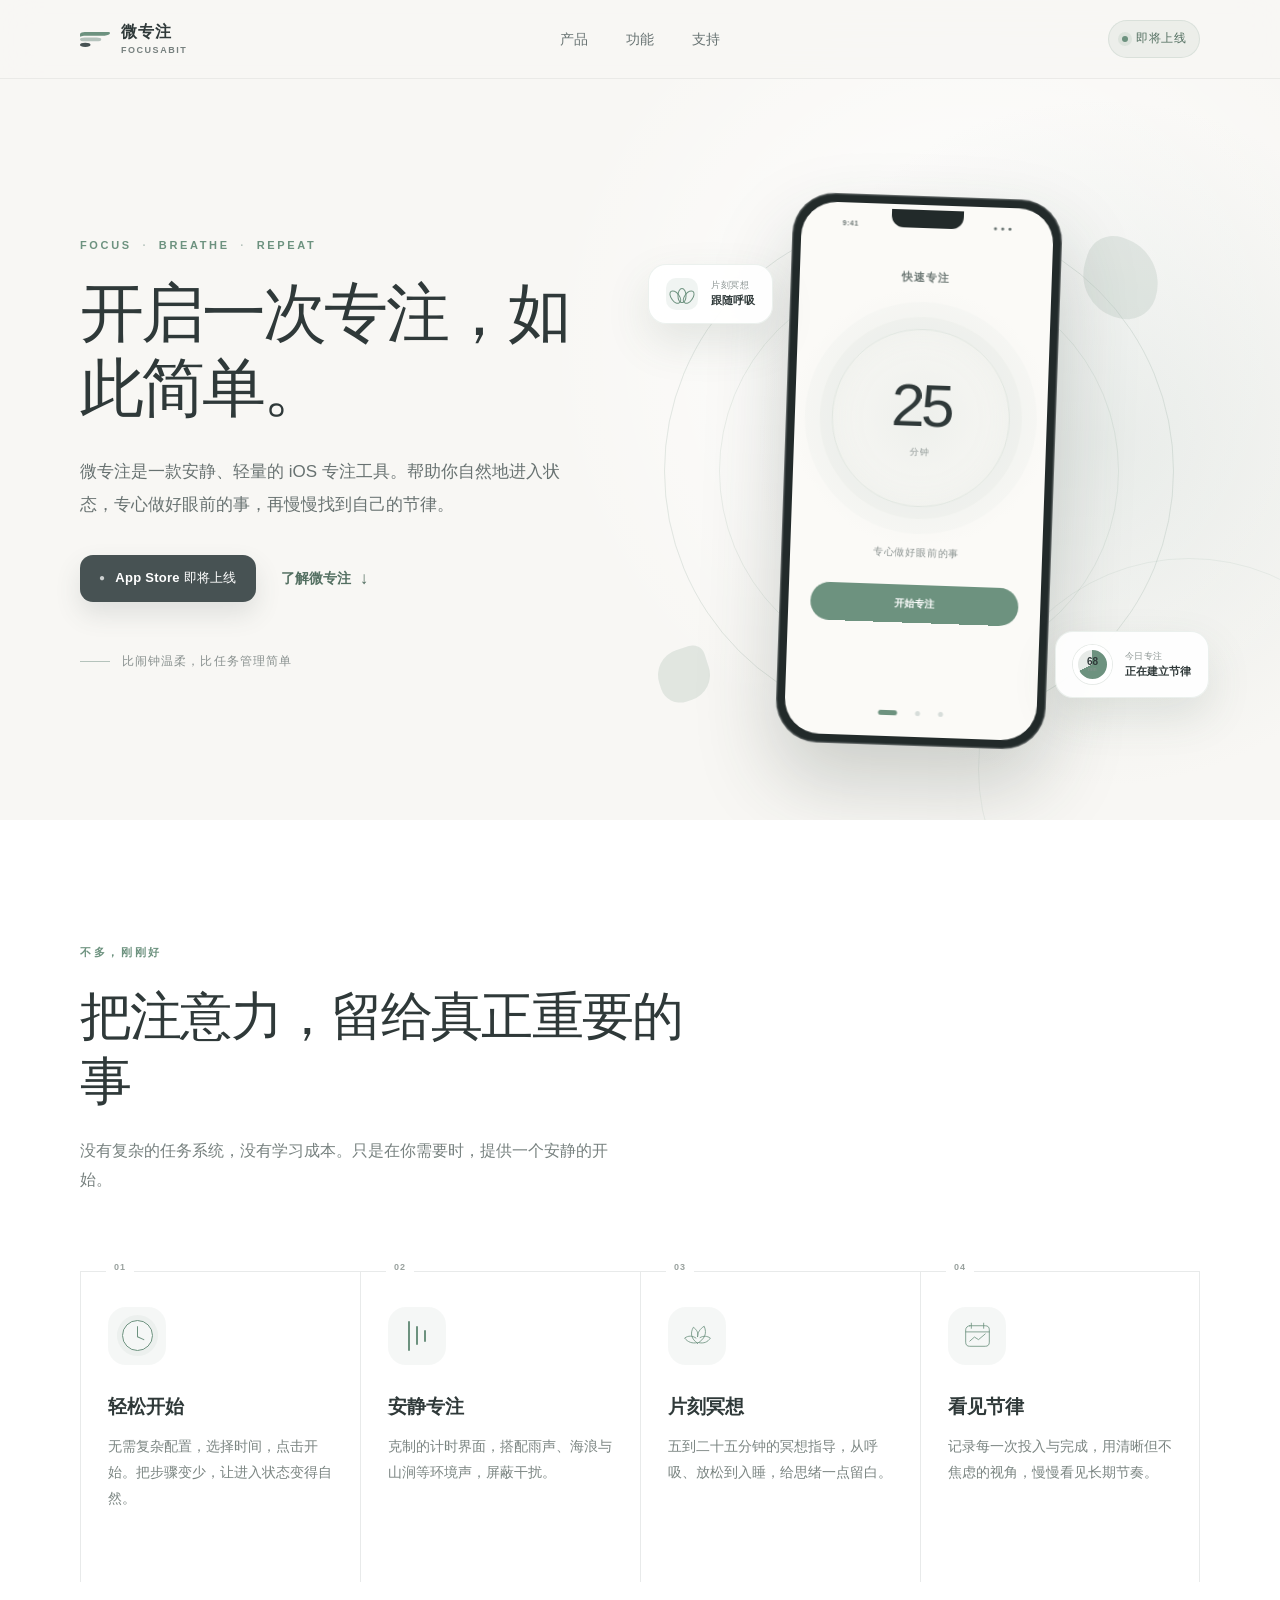
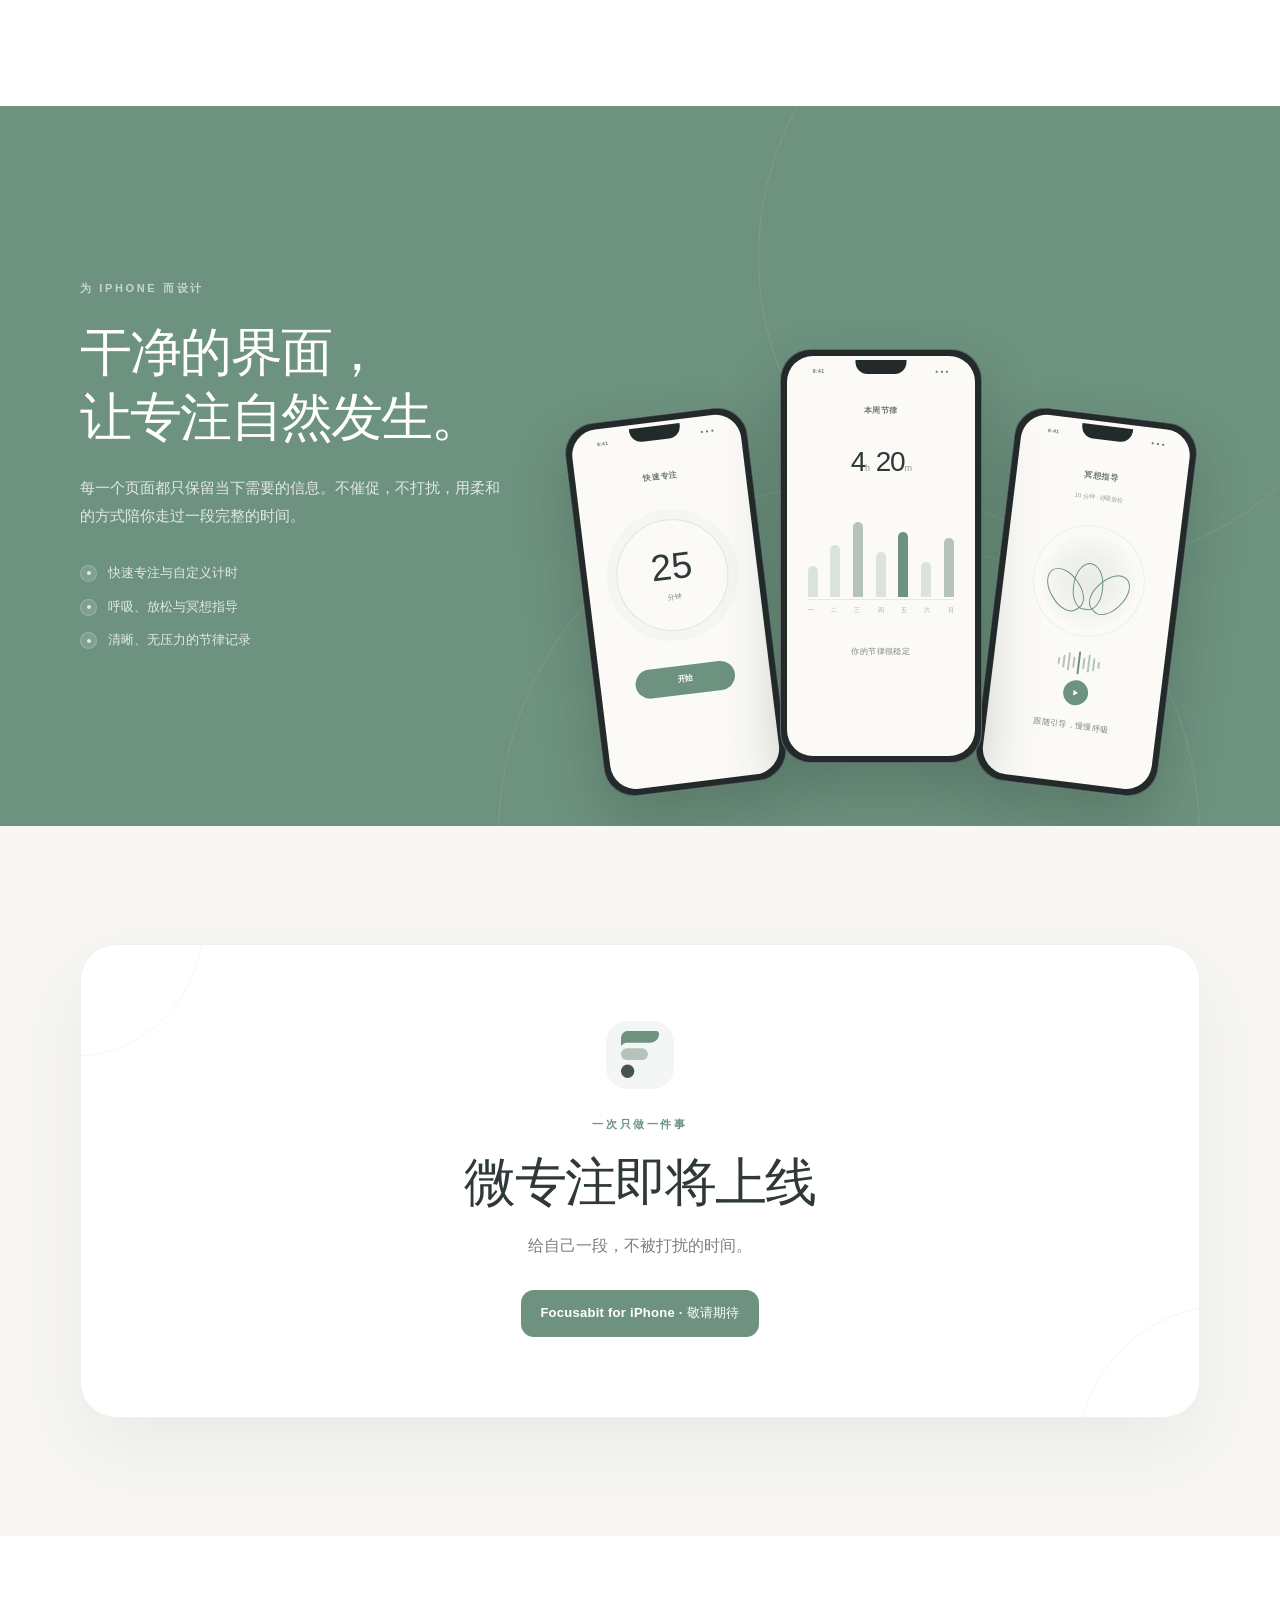
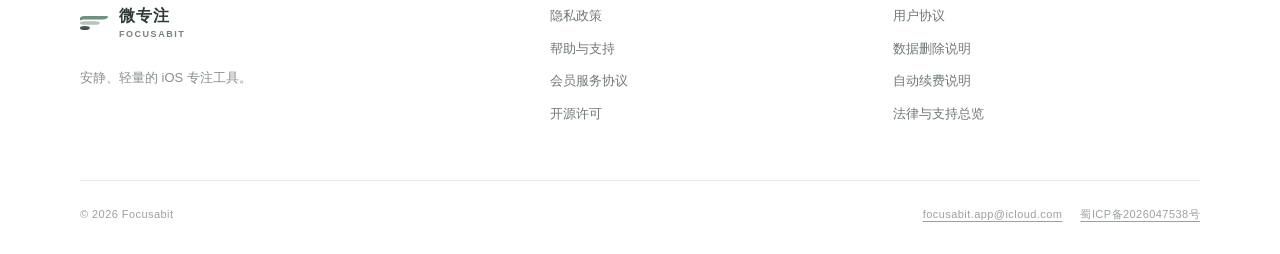
<file: index.html>
<!doctype html>
<html lang="zh-CN">
<head>
  <meta charset="utf-8">
  <meta name="viewport" content="width=device-width, initial-scale=1">
  <meta name="description" content="微专注 Focusabit 是一款安静、轻量的 iOS 专注工具，帮助你自然地进入状态，专心做好眼前的事。">
  <meta name="theme-color" content="#f8f7f4">
  <meta property="og:title" content="微专注 Focusabit｜开启一次专注，如此简单">
  <meta property="og:description" content="比闹钟温柔，比任务管理简单的 iOS 专注工具。">
  <meta property="og:site_name" content="微专注 Focusabit">
  <meta property="og:type" content="website">
  <link rel="canonical" href="https://focusabit.github.io/focusabit-legal/">
  <link rel="icon" href="assets/focusabit-logo.svg" type="image/svg+xml">
  <link rel="apple-touch-icon" href="assets/apple-touch-icon.png">
  <link rel="stylesheet" href="site.css?v=20260826">
  <title>微专注 Focusabit｜开启一次专注，如此简单</title>
</head>
<body>
  <header class="site-header">
    <div class="container header-inner">
      <a class="brand" href="index.html" aria-label="微专注 Focusabit 官网首页">
        <img src="assets/focusabit-logo.svg" alt="" width="30" height="37">
        <span class="brand-copy">
          <strong>微专注</strong>
          <span>Focusabit</span>
        </span>
      </a>
      <nav class="main-nav" aria-label="主要导航">
        <a href="#product">产品</a>
        <a href="#features">功能</a>
        <a href="support.html">支持</a>
      </nav>
      <span class="header-status"><span aria-hidden="true"></span>即将上线</span>
    </div>
  </header>

  <main>
    <section class="hero" aria-labelledby="hero-title">
      <div class="container hero-grid">
        <div class="hero-copy">
          <p class="eyebrow">FOCUS <span>·</span> BREATHE <span>·</span> REPEAT</p>
          <h1 id="hero-title">开启一次专注，如此简单。</h1>
          <p class="hero-intro">微专注是一款安静、轻量的 iOS 专注工具。帮助你自然地进入状态，专心做好眼前的事，再慢慢找到自己的节律。</p>
          <div class="hero-actions">
            <span class="launch-pill"><span class="apple-mark" aria-hidden="true">●</span>App Store 即将上线</span>
            <a class="text-link" href="#features">了解微专注 <span aria-hidden="true">↓</span></a>
          </div>
          <p class="brand-note"><span></span>比闹钟温柔，比任务管理简单</p>
        </div>

        <div class="hero-visual" aria-label="微专注产品界面预览">
          <div class="orbit orbit-one" aria-hidden="true"></div>
          <div class="orbit orbit-two" aria-hidden="true"></div>
          <div class="soft-shape shape-one" aria-hidden="true"></div>
          <div class="soft-shape shape-two" aria-hidden="true"></div>

          <div class="mini-card meditation-card" aria-hidden="true">
            <span class="mini-icon lotus-icon"><span></span><i></i><b></b></span>
            <span><small>片刻冥想</small><strong>跟随呼吸</strong></span>
          </div>

          <div class="phone phone-hero" aria-hidden="true">
            <div class="phone-speaker"></div>
            <div class="phone-screen focus-screen">
              <div class="phone-topline"><span>9:41</span><span>● ● ●</span></div>
              <p class="screen-kicker">快速专注</p>
              <div class="focus-ring"><span><strong>25</strong><small>分钟</small></span></div>
              <p class="focus-prompt">专心做好眼前的事</p>
              <span class="start-button">开始专注</span>
              <div class="screen-tabs"><span class="active"></span><span></span><span></span></div>
            </div>
          </div>

          <div class="mini-card rhythm-card" aria-hidden="true">
            <span class="mini-ring"><strong>68</strong><small>min</small></span>
            <span><small>今日专注</small><strong>正在建立节律</strong></span>
          </div>
        </div>
      </div>
    </section>

    <section class="features section" id="features" aria-labelledby="features-title">
      <div class="container">
        <div class="section-heading">
          <p class="eyebrow">不多，刚刚好</p>
          <h2 id="features-title">把注意力，留给真正重要的事</h2>
          <p>没有复杂的任务系统，没有学习成本。只是在你需要时，提供一个安静的开始。</p>
        </div>

        <div class="feature-grid">
          <article class="feature-item">
            <span class="feature-number">01</span>
            <div class="feature-icon focus-icon" aria-hidden="true"><span></span></div>
            <h3>轻松开始</h3>
            <p>无需复杂配置，选择时间，点击开始。把步骤变少，让进入状态变得自然。</p>
          </article>
          <article class="feature-item">
            <span class="feature-number">02</span>
            <div class="feature-icon sound-icon" aria-hidden="true"><span></span><i></i><b></b></div>
            <h3>安静专注</h3>
            <p>克制的计时界面，搭配雨声、海浪与山涧等环境声，屏蔽干扰。</p>
          </article>
          <article class="feature-item">
            <span class="feature-number">03</span>
            <div class="feature-icon" aria-hidden="true">
              <svg viewBox="0 0 72 72" focusable="false">
                <path d="M36 51c-12-8-15-19-8-31 7 5 10 11 8 19 0-9 5-16 13-21 6 14 1 25-13 33Z"/>
                <path d="M35 50c-9 2-18-1-24-9 7-5 15-5 22 0m6 9c9 2 17-1 22-9-6-4-13-5-20-1"/>
              </svg>
            </div>
            <h3>片刻冥想</h3>
            <p>五到二十五分钟的冥想指导，从呼吸、放松到入睡，给思绪一点留白。</p>
          </article>
          <article class="feature-item">
            <span class="feature-number">04</span>
            <div class="feature-icon" aria-hidden="true">
              <svg viewBox="0 0 72 72" focusable="false">
                <rect x="13" y="17" width="46" height="40" rx="8"/>
                <path d="M24 12v10m24-10v10M13 29h46M21 47l9-8 8 5 13-11"/>
              </svg>
            </div>
            <h3>看见节律</h3>
            <p>记录每一次投入与完成，用清晰但不焦虑的视角，慢慢看见长期节奏。</p>
          </article>
        </div>
      </div>
    </section>

    <section class="product-showcase" id="product" aria-labelledby="product-title">
      <div class="container showcase-grid">
        <div class="showcase-copy">
          <p class="eyebrow light">为 iPhone 而设计</p>
          <h2 id="product-title">干净的界面，<br>让专注自然发生。</h2>
          <p>每一个页面都只保留当下需要的信息。不催促，不打扰，用柔和的方式陪你走过一段完整的时间。</p>
          <ul class="showcase-points">
            <li><span></span>快速专注与自定义计时</li>
            <li><span></span>呼吸、放松与冥想指导</li>
            <li><span></span>清晰、无压力的节律记录</li>
          </ul>
        </div>

        <div class="phone-gallery" aria-label="微专注界面示意">
          <div class="phone phone-small phone-focus" aria-hidden="true">
            <div class="phone-speaker"></div>
            <div class="phone-screen">
              <div class="phone-topline"><span>9:41</span><span>● ● ●</span></div>
              <p class="screen-kicker">快速专注</p>
              <div class="small-focus-ring"><strong>25</strong><small>分钟</small></div>
              <span class="screen-button">开始</span>
            </div>
          </div>
          <div class="phone phone-small phone-rhythm" aria-hidden="true">
            <div class="phone-speaker"></div>
            <div class="phone-screen">
              <div class="phone-topline"><span>9:41</span><span>● ● ●</span></div>
              <p class="screen-kicker">本周节律</p>
              <strong class="week-total">4<span>h</span> 20<span>m</span></strong>
              <div class="week-bars"><i></i><i></i><i></i><i></i><i></i><i></i><i></i></div>
              <div class="week-labels"><span>一</span><span>二</span><span>三</span><span>四</span><span>五</span><span>六</span><span>日</span></div>
              <p class="screen-message">你的节律很稳定</p>
            </div>
          </div>
          <div class="phone phone-small phone-meditation" aria-hidden="true">
            <div class="phone-speaker"></div>
            <div class="phone-screen">
              <div class="phone-topline"><span>9:41</span><span>● ● ●</span></div>
              <p class="screen-kicker">冥想指导</p>
              <span class="meditation-duration">10 分钟 · 呼吸放松</span>
              <div class="breathing-illustration"><span></span><i></i><b></b></div>
              <div class="waveform"><i></i><i></i><i></i><i></i><i></i><i></i><i></i><i></i><i></i></div>
              <span class="play-state">▶</span>
              <p class="screen-message">跟随引导，慢慢呼吸</p>
            </div>
          </div>
        </div>
      </div>
    </section>

    <section class="launch-section" aria-labelledby="launch-title">
      <div class="container launch-panel">
        <div class="launch-logo" aria-hidden="true"><img src="assets/focusabit-logo.svg" alt="" width="38" height="47"></div>
        <p class="eyebrow">一次只做一件事</p>
        <h2 id="launch-title">微专注即将上线</h2>
        <p>给自己一段，不被打扰的时间。</p>
        <span class="coming-soon">Focusabit for iPhone · 敬请期待</span>
      </div>
    </section>
  </main>

  <footer class="site-footer">
    <div class="container footer-grid">
      <div class="footer-brand">
        <a class="brand" href="index.html" aria-label="微专注 Focusabit 官网首页">
          <img src="assets/focusabit-logo.svg" alt="" width="28" height="35">
          <span class="brand-copy"><strong>微专注</strong><span>Focusabit</span></span>
        </a>
        <p>安静、轻量的 iOS 专注工具。</p>
      </div>
      <nav class="footer-links" aria-label="支持与法律页面">
        <a href="privacy.html">隐私政策</a>
        <a href="terms.html">用户协议</a>
        <a href="support.html">帮助与支持</a>
        <a href="data-deletion.html">数据删除说明</a>
        <a href="membership.html">会员服务协议</a>
        <a href="automatic-renewal.html">自动续费说明</a>
        <a href="open-source.html">开源许可</a>
        <a href="legal.html">法律与支持总览</a>
      </nav>
    </div>
    <div class="container footer-bottom">
      <span>© 2026 Focusabit</span>
      <div class="footer-meta">
        <a href="mailto:focusabit.app@icloud.com">focusabit.app@icloud.com</a>
        <a href="https://beian.miit.gov.cn/" target="_blank" rel="noopener noreferrer">蜀ICP备2026047538号</a>
      </div>
    </div>
  </footer>
</body>
</html>
</file>
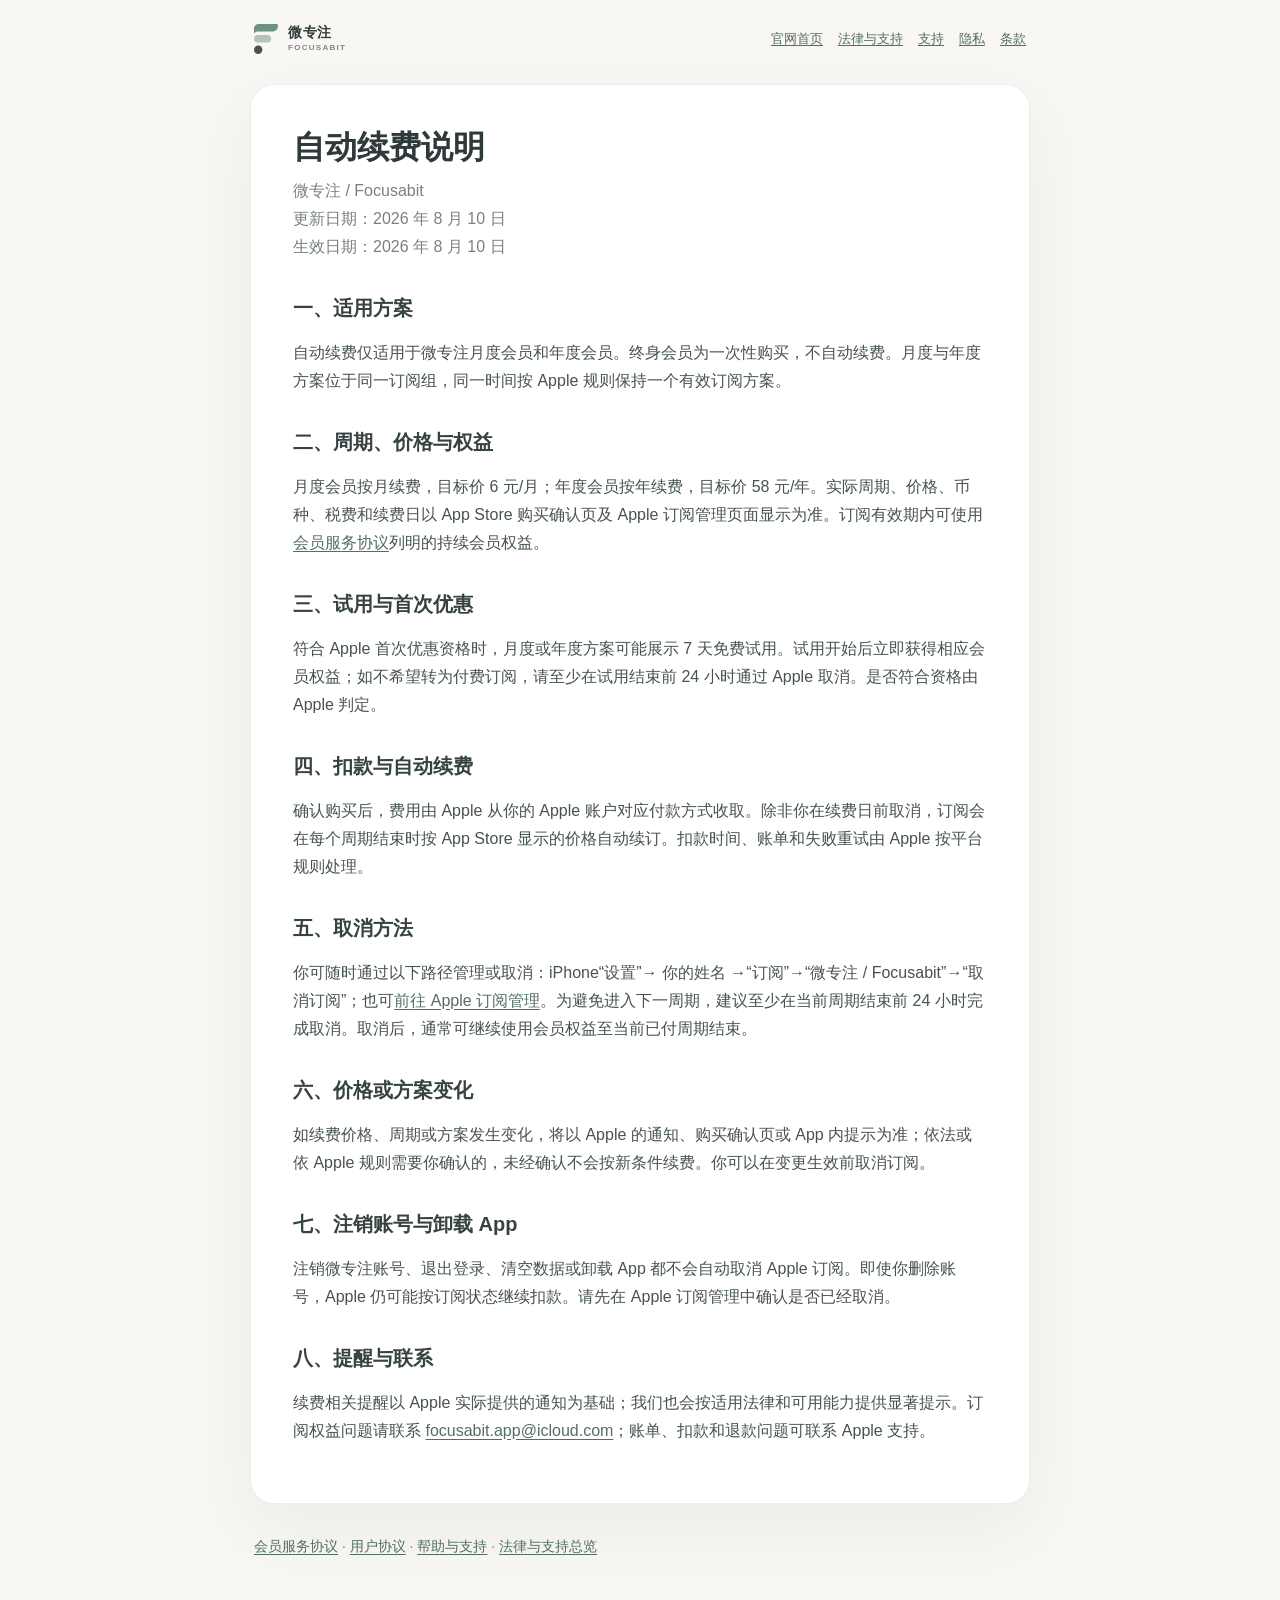
<file: automatic-renewal.html>
<!doctype html>
<html lang="zh-CN">
<head>
  <meta charset="utf-8">
  <meta name="viewport" content="width=device-width, initial-scale=1">
  <meta name="color-scheme" content="light dark">
  <meta name="description" content="微专注 Focusabit 自动续费说明。">
  <title>自动续费说明｜微专注 Focusabit</title>
  <link rel="stylesheet" href="legal.css">
</head>
<body>
  <header class="site-header">
    <a class="brand" href="index.html">
      <img src="assets/focusabit-logo.svg" alt="" width="24" height="30">
      <span class="brand-copy"><strong>微专注</strong><span>Focusabit</span></span>
    </a>
    <nav class="site-nav" aria-label="主要页面">
      <a href="index.html">官网首页</a>
      <a href="legal.html">法律与支持</a>
      <a href="support.html">支持</a>
      <a href="privacy.html">隐私</a>
      <a href="terms.html">条款</a>
    </nav>
  </header>

  <main>
    <h1>自动续费说明</h1>
    <p class="app-name">微专注 / Focusabit</p>
    <p class="dates">
      更新日期：2026 年 8 月 10 日<br>
      生效日期：2026 年 8 月 10 日
    </p>

    <h2>一、适用方案</h2>
    <p>自动续费仅适用于微专注月度会员和年度会员。终身会员为一次性购买，不自动续费。月度与年度方案位于同一订阅组，同一时间按 Apple 规则保持一个有效订阅方案。</p>

    <h2>二、周期、价格与权益</h2>
    <p>月度会员按月续费，目标价 6 元/月；年度会员按年续费，目标价 58 元/年。实际周期、价格、币种、税费和续费日以 App Store 购买确认页及 Apple 订阅管理页面显示为准。订阅有效期内可使用<a href="membership.html">会员服务协议</a>列明的持续会员权益。</p>

    <h2>三、试用与首次优惠</h2>
    <p>符合 Apple 首次优惠资格时，月度或年度方案可能展示 7 天免费试用。试用开始后立即获得相应会员权益；如不希望转为付费订阅，请至少在试用结束前 24 小时通过 Apple 取消。是否符合资格由 Apple 判定。</p>

    <h2>四、扣款与自动续费</h2>
    <p>确认购买后，费用由 Apple 从你的 Apple 账户对应付款方式收取。除非你在续费日前取消，订阅会在每个周期结束时按 App Store 显示的价格自动续订。扣款时间、账单和失败重试由 Apple 按平台规则处理。</p>

    <h2>五、取消方法</h2>
    <p>你可随时通过以下路径管理或取消：iPhone“设置”→ 你的姓名 →“订阅”→“微专注 / Focusabit”→“取消订阅”；也可<a href="https://apps.apple.com/account/subscriptions">前往 Apple 订阅管理</a>。为避免进入下一周期，建议至少在当前周期结束前 24 小时完成取消。取消后，通常可继续使用会员权益至当前已付周期结束。</p>

    <h2>六、价格或方案变化</h2>
    <p>如续费价格、周期或方案发生变化，将以 Apple 的通知、购买确认页或 App 内提示为准；依法或依 Apple 规则需要你确认的，未经确认不会按新条件续费。你可以在变更生效前取消订阅。</p>

    <h2>七、注销账号与卸载 App</h2>
    <p>注销微专注账号、退出登录、清空数据或卸载 App 都不会自动取消 Apple 订阅。即使你删除账号，Apple 仍可能按订阅状态继续扣款。请先在 Apple 订阅管理中确认是否已经取消。</p>

    <h2>八、提醒与联系</h2>
    <p>续费相关提醒以 Apple 实际提供的通知为基础；我们也会按适用法律和可用能力提供显著提示。订阅权益问题请联系 <a href="mailto:focusabit.app@icloud.com">focusabit.app@icloud.com</a>；账单、扣款和退款问题可联系 Apple 支持。</p>
  </main>

  <footer class="site-footer">
    <p>
      <a href="membership.html">会员服务协议</a> ·
      <a href="terms.html">用户协议</a> ·
      <a href="support.html">帮助与支持</a> ·
      <a href="legal.html">法律与支持总览</a>
    </p>
  </footer>
</body>
</html>
</file>
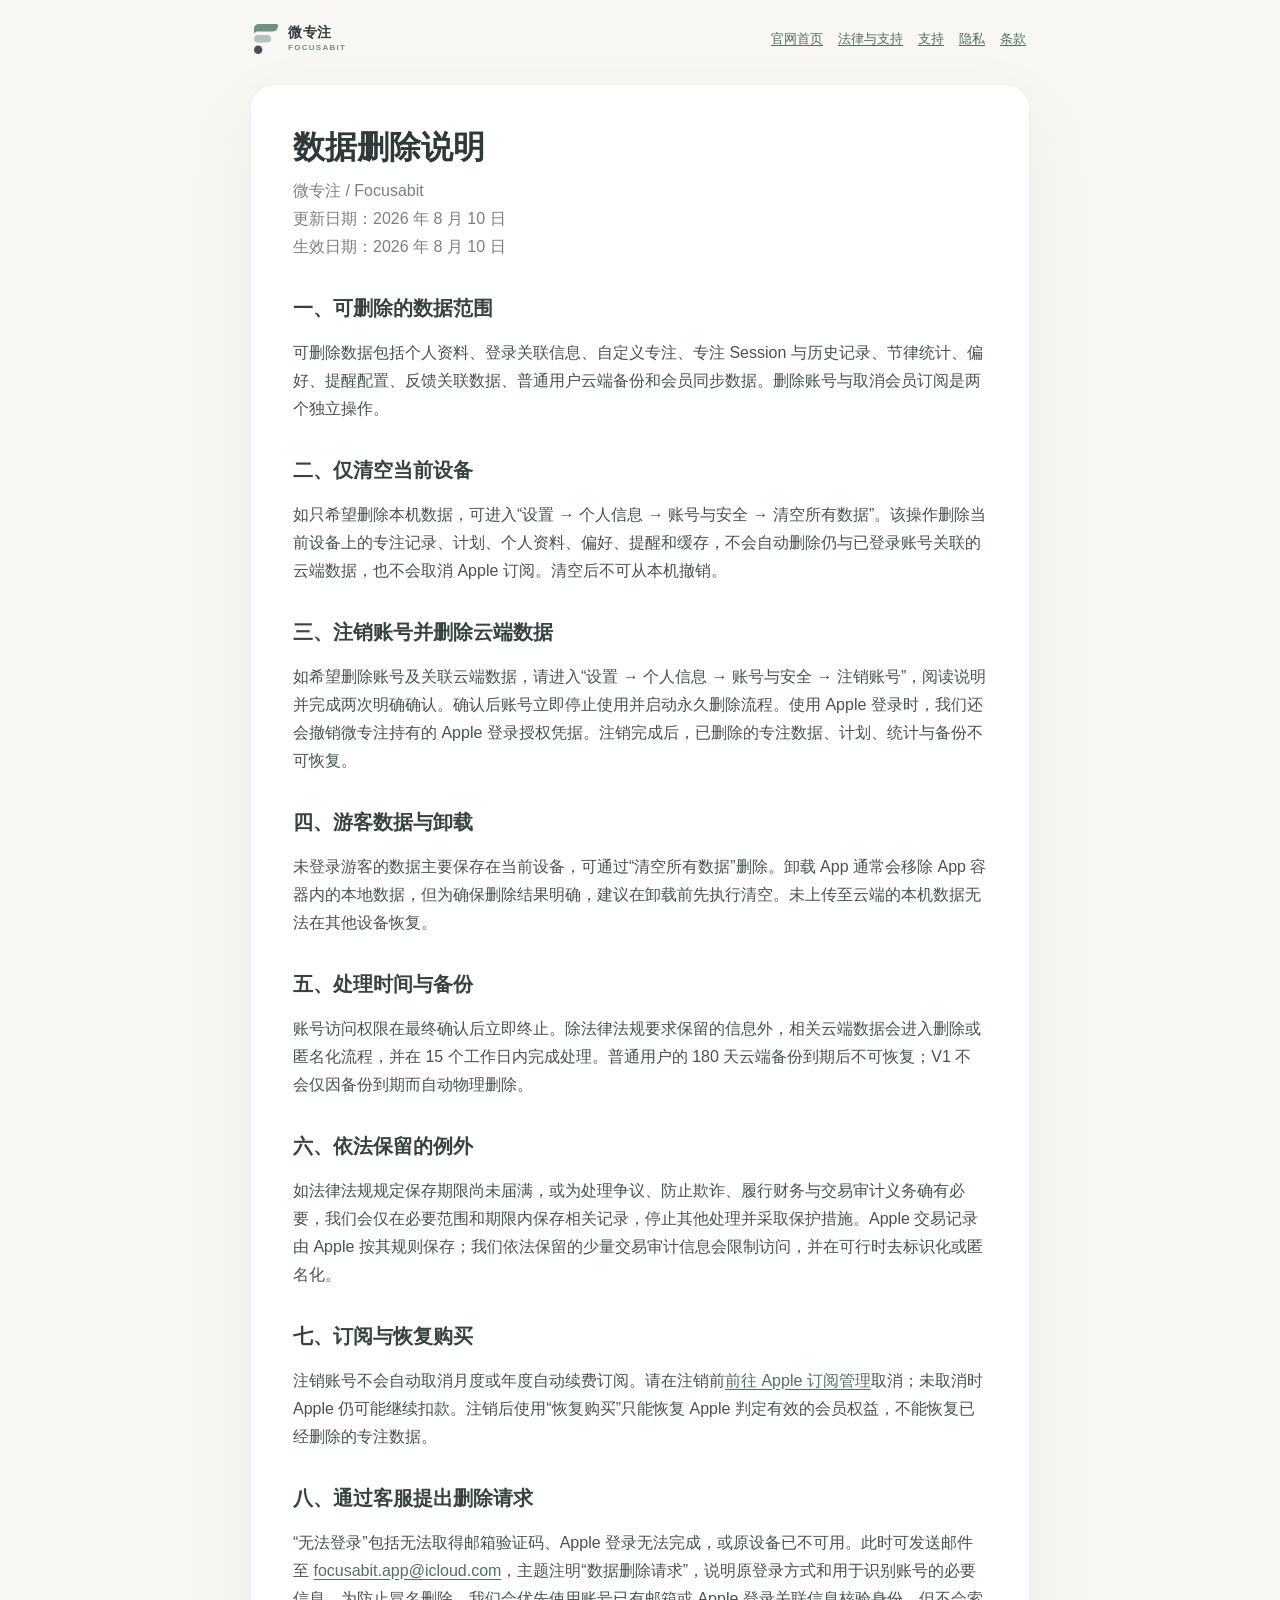
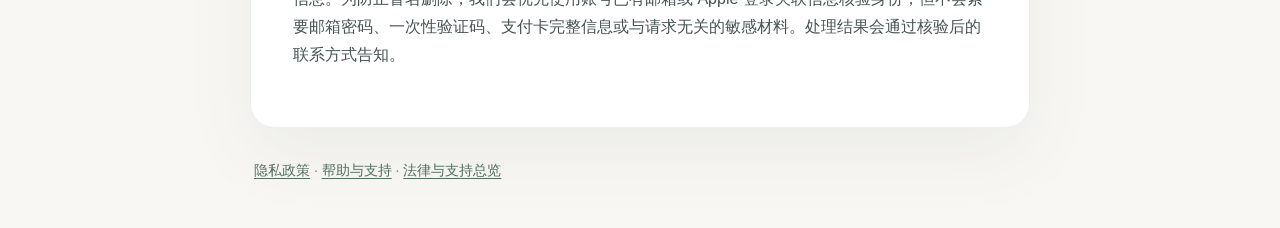
<file: data-deletion.html>
<!doctype html>
<html lang="zh-CN">
<head>
  <meta charset="utf-8">
  <meta name="viewport" content="width=device-width, initial-scale=1">
  <meta name="color-scheme" content="light dark">
  <meta name="description" content="微专注 Focusabit 数据删除与账号注销说明。">
  <title>数据删除说明｜微专注 Focusabit</title>
  <link rel="stylesheet" href="legal.css">
</head>
<body>
  <header class="site-header">
    <a class="brand" href="index.html">
      <img src="assets/focusabit-logo.svg" alt="" width="24" height="30">
      <span class="brand-copy"><strong>微专注</strong><span>Focusabit</span></span>
    </a>
    <nav class="site-nav" aria-label="主要页面">
      <a href="index.html">官网首页</a>
      <a href="legal.html">法律与支持</a>
      <a href="support.html">支持</a>
      <a href="privacy.html">隐私</a>
      <a href="terms.html">条款</a>
    </nav>
  </header>

  <main>
    <h1>数据删除说明</h1>
    <p class="app-name">微专注 / Focusabit</p>
    <p class="dates">
      更新日期：2026 年 8 月 10 日<br>
      生效日期：2026 年 8 月 10 日
    </p>

    <h2>一、可删除的数据范围</h2>
    <p>可删除数据包括个人资料、登录关联信息、自定义专注、专注 Session 与历史记录、节律统计、偏好、提醒配置、反馈关联数据、普通用户云端备份和会员同步数据。删除账号与取消会员订阅是两个独立操作。</p>

    <h2>二、仅清空当前设备</h2>
    <p>如只希望删除本机数据，可进入“设置 → 个人信息 → 账号与安全 → 清空所有数据”。该操作删除当前设备上的专注记录、计划、个人资料、偏好、提醒和缓存，不会自动删除仍与已登录账号关联的云端数据，也不会取消 Apple 订阅。清空后不可从本机撤销。</p>

    <h2>三、注销账号并删除云端数据</h2>
    <p>如希望删除账号及关联云端数据，请进入“设置 → 个人信息 → 账号与安全 → 注销账号”，阅读说明并完成两次明确确认。确认后账号立即停止使用并启动永久删除流程。使用 Apple 登录时，我们还会撤销微专注持有的 Apple 登录授权凭据。注销完成后，已删除的专注数据、计划、统计与备份不可恢复。</p>

    <h2>四、游客数据与卸载</h2>
    <p>未登录游客的数据主要保存在当前设备，可通过“清空所有数据”删除。卸载 App 通常会移除 App 容器内的本地数据，但为确保删除结果明确，建议在卸载前先执行清空。未上传至云端的本机数据无法在其他设备恢复。</p>

    <h2>五、处理时间与备份</h2>
    <p>账号访问权限在最终确认后立即终止。除法律法规要求保留的信息外，相关云端数据会进入删除或匿名化流程，并在 15 个工作日内完成处理。普通用户的 180 天云端备份到期后不可恢复；V1 不会仅因备份到期而自动物理删除。</p>

    <h2>六、依法保留的例外</h2>
    <p>如法律法规规定保存期限尚未届满，或为处理争议、防止欺诈、履行财务与交易审计义务确有必要，我们会仅在必要范围和期限内保存相关记录，停止其他处理并采取保护措施。Apple 交易记录由 Apple 按其规则保存；我们依法保留的少量交易审计信息会限制访问，并在可行时去标识化或匿名化。</p>

    <h2>七、订阅与恢复购买</h2>
    <p>注销账号不会自动取消月度或年度自动续费订阅。请在注销前<a href="https://apps.apple.com/account/subscriptions">前往 Apple 订阅管理</a>取消；未取消时 Apple 仍可能继续扣款。注销后使用“恢复购买”只能恢复 Apple 判定有效的会员权益，不能恢复已经删除的专注数据。</p>

    <h2>八、通过客服提出删除请求</h2>
    <p>“无法登录”包括无法取得邮箱验证码、Apple 登录无法完成，或原设备已不可用。此时可发送邮件至 <a href="mailto:focusabit.app@icloud.com">focusabit.app@icloud.com</a>，主题注明“数据删除请求”，说明原登录方式和用于识别账号的必要信息。为防止冒名删除，我们会优先使用账号已有邮箱或 Apple 登录关联信息核验身份，但不会索要邮箱密码、一次性验证码、支付卡完整信息或与请求无关的敏感材料。处理结果会通过核验后的联系方式告知。</p>
  </main>

  <footer class="site-footer">
    <p>
      <a href="privacy.html">隐私政策</a> ·
      <a href="support.html">帮助与支持</a> ·
      <a href="legal.html">法律与支持总览</a>
    </p>
  </footer>
</body>
</html>
</file>
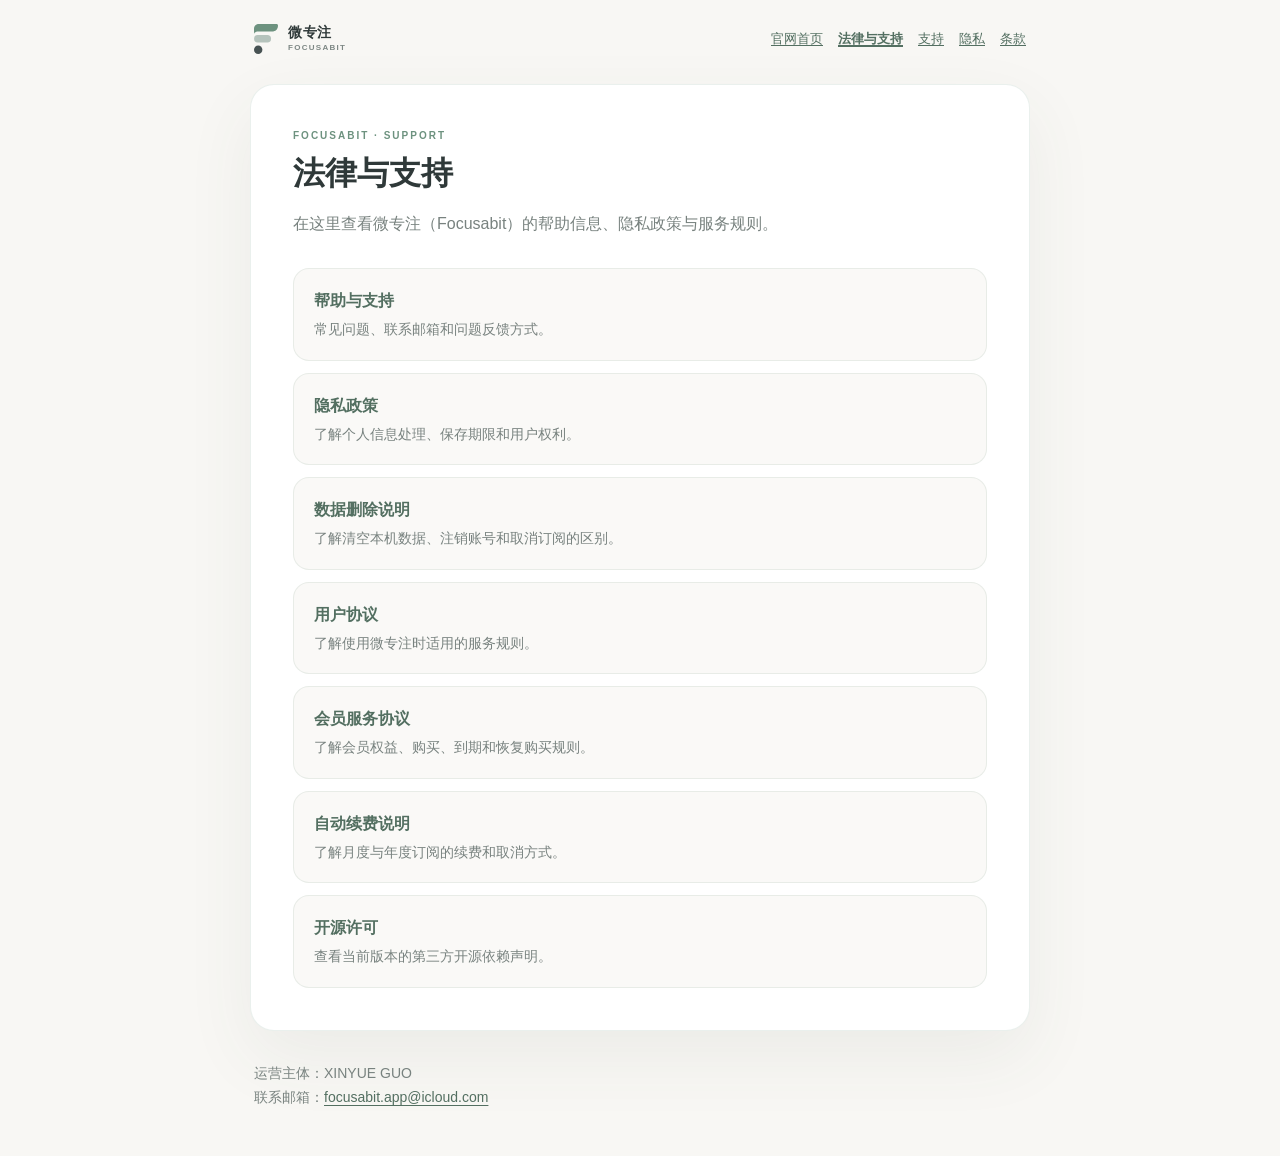
<file: legal.html>
<!doctype html>
<html lang="zh-CN">
<head>
  <meta charset="utf-8">
  <meta name="viewport" content="width=device-width, initial-scale=1">
  <meta name="color-scheme" content="light dark">
  <meta name="description" content="微专注 Focusabit 的支持、隐私与服务条款总览。">
  <link rel="icon" href="assets/focusabit-logo.svg" type="image/svg+xml">
  <link rel="stylesheet" href="legal.css">
  <title>法律与支持｜微专注 Focusabit</title>
</head>
<body>
  <header class="site-header">
    <a class="brand" href="index.html">
      <img src="assets/focusabit-logo.svg" alt="" width="24" height="30">
      <span class="brand-copy"><strong>微专注</strong><span>Focusabit</span></span>
    </a>
    <nav class="site-nav" aria-label="主要页面">
      <a href="index.html">官网首页</a>
      <a href="legal.html" aria-current="page">法律与支持</a>
      <a href="support.html">支持</a>
      <a href="privacy.html">隐私</a>
      <a href="terms.html">条款</a>
    </nav>
  </header>

  <main>
    <p class="page-kicker">FOCUSABIT · SUPPORT</p>
    <h1>法律与支持</h1>
    <p class="muted">在这里查看微专注（Focusabit）的帮助信息、隐私政策与服务规则。
    </p>

    <div class="link-list">
      <a class="link-card" href="support.html">
        <strong>帮助与支持</strong>
        <span>常见问题、联系邮箱和问题反馈方式。</span>
      </a>
      <a class="link-card" href="privacy.html">
        <strong>隐私政策</strong>
        <span>了解个人信息处理、保存期限和用户权利。</span>
      </a>
      <a class="link-card" href="data-deletion.html">
        <strong>数据删除说明</strong>
        <span>了解清空本机数据、注销账号和取消订阅的区别。</span>
      </a>
      <a class="link-card" href="terms.html">
        <strong>用户协议</strong>
        <span>了解使用微专注时适用的服务规则。</span>
      </a>
      <a class="link-card" href="membership.html">
        <strong>会员服务协议</strong>
        <span>了解会员权益、购买、到期和恢复购买规则。</span>
      </a>
      <a class="link-card" href="automatic-renewal.html">
        <strong>自动续费说明</strong>
        <span>了解月度与年度订阅的续费和取消方式。</span>
      </a>
      <a class="link-card" href="open-source.html">
        <strong>开源许可</strong>
        <span>查看当前版本的第三方开源依赖声明。</span>
      </a>
    </div>
  </main>

  <footer class="site-footer">
    <p>
      运营主体：XINYUE GUO<br>
      联系邮箱：<a href="mailto:focusabit.app@icloud.com">focusabit.app@icloud.com</a>
    </p>
  </footer>
</body>
</html>
</file>
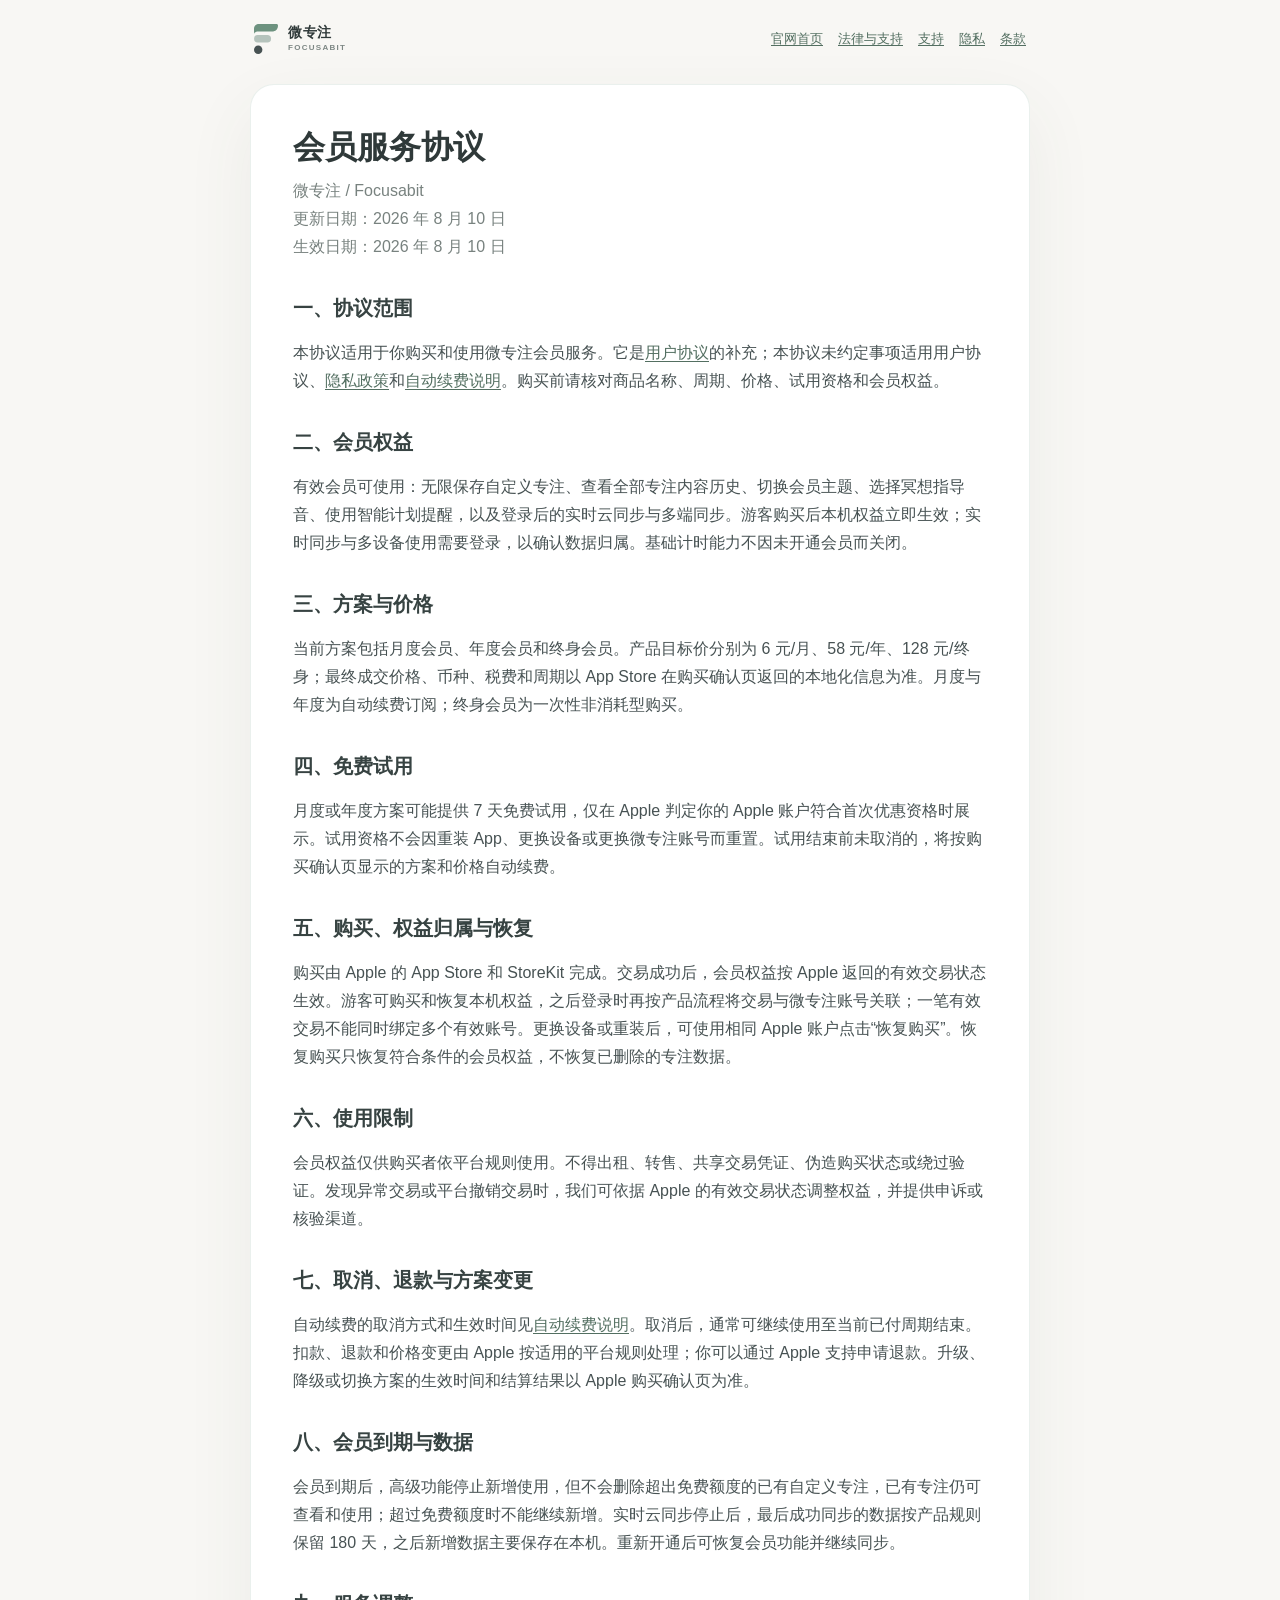
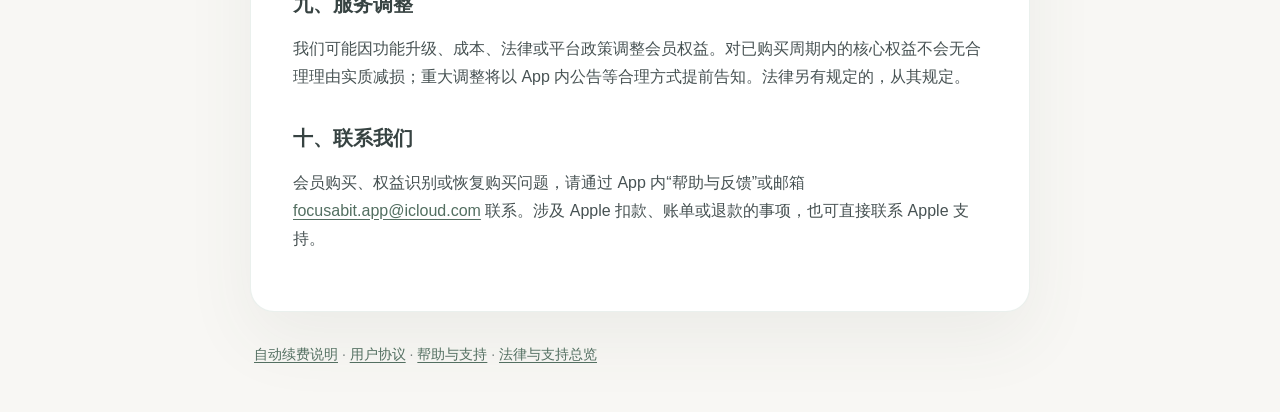
<file: membership.html>
<!doctype html>
<html lang="zh-CN">
<head>
  <meta charset="utf-8">
  <meta name="viewport" content="width=device-width, initial-scale=1">
  <meta name="color-scheme" content="light dark">
  <meta name="description" content="微专注 Focusabit 会员服务协议。">
  <title>会员服务协议｜微专注 Focusabit</title>
  <link rel="stylesheet" href="legal.css">
</head>
<body>
  <header class="site-header">
    <a class="brand" href="index.html">
      <img src="assets/focusabit-logo.svg" alt="" width="24" height="30">
      <span class="brand-copy"><strong>微专注</strong><span>Focusabit</span></span>
    </a>
    <nav class="site-nav" aria-label="主要页面">
      <a href="index.html">官网首页</a>
      <a href="legal.html">法律与支持</a>
      <a href="support.html">支持</a>
      <a href="privacy.html">隐私</a>
      <a href="terms.html">条款</a>
    </nav>
  </header>

  <main>
    <h1>会员服务协议</h1>
    <p class="app-name">微专注 / Focusabit</p>
    <p class="dates">
      更新日期：2026 年 8 月 10 日<br>
      生效日期：2026 年 8 月 10 日
    </p>

    <h2>一、协议范围</h2>
    <p>本协议适用于你购买和使用微专注会员服务。它是<a href="terms.html">用户协议</a>的补充；本协议未约定事项适用用户协议、<a href="privacy.html">隐私政策</a>和<a href="automatic-renewal.html">自动续费说明</a>。购买前请核对商品名称、周期、价格、试用资格和会员权益。</p>

    <h2>二、会员权益</h2>
    <p>有效会员可使用：无限保存自定义专注、查看全部专注内容历史、切换会员主题、选择冥想指导音、使用智能计划提醒，以及登录后的实时云同步与多端同步。游客购买后本机权益立即生效；实时同步与多设备使用需要登录，以确认数据归属。基础计时能力不因未开通会员而关闭。</p>

    <h2>三、方案与价格</h2>
    <p>当前方案包括月度会员、年度会员和终身会员。产品目标价分别为 6 元/月、58 元/年、128 元/终身；最终成交价格、币种、税费和周期以 App Store 在购买确认页返回的本地化信息为准。月度与年度为自动续费订阅；终身会员为一次性非消耗型购买。</p>

    <h2>四、免费试用</h2>
    <p>月度或年度方案可能提供 7 天免费试用，仅在 Apple 判定你的 Apple 账户符合首次优惠资格时展示。试用资格不会因重装 App、更换设备或更换微专注账号而重置。试用结束前未取消的，将按购买确认页显示的方案和价格自动续费。</p>

    <h2>五、购买、权益归属与恢复</h2>
    <p>购买由 Apple 的 App Store 和 StoreKit 完成。交易成功后，会员权益按 Apple 返回的有效交易状态生效。游客可购买和恢复本机权益，之后登录时再按产品流程将交易与微专注账号关联；一笔有效交易不能同时绑定多个有效账号。更换设备或重装后，可使用相同 Apple 账户点击“恢复购买”。恢复购买只恢复符合条件的会员权益，不恢复已删除的专注数据。</p>

    <h2>六、使用限制</h2>
    <p>会员权益仅供购买者依平台规则使用。不得出租、转售、共享交易凭证、伪造购买状态或绕过验证。发现异常交易或平台撤销交易时，我们可依据 Apple 的有效交易状态调整权益，并提供申诉或核验渠道。</p>

    <h2>七、取消、退款与方案变更</h2>
    <p>自动续费的取消方式和生效时间见<a href="automatic-renewal.html">自动续费说明</a>。取消后，通常可继续使用至当前已付周期结束。扣款、退款和价格变更由 Apple 按适用的平台规则处理；你可以通过 Apple 支持申请退款。升级、降级或切换方案的生效时间和结算结果以 Apple 购买确认页为准。</p>

    <h2>八、会员到期与数据</h2>
    <p>会员到期后，高级功能停止新增使用，但不会删除超出免费额度的已有自定义专注，已有专注仍可查看和使用；超过免费额度时不能继续新增。实时云同步停止后，最后成功同步的数据按产品规则保留 180 天，之后新增数据主要保存在本机。重新开通后可恢复会员功能并继续同步。</p>

    <h2>九、服务调整</h2>
    <p>我们可能因功能升级、成本、法律或平台政策调整会员权益。对已购买周期内的核心权益不会无合理理由实质减损；重大调整将以 App 内公告等合理方式提前告知。法律另有规定的，从其规定。</p>

    <h2>十、联系我们</h2>
    <p>会员购买、权益识别或恢复购买问题，请通过 App 内“帮助与反馈”或邮箱 <a href="mailto:focusabit.app@icloud.com">focusabit.app@icloud.com</a> 联系。涉及 Apple 扣款、账单或退款的事项，也可直接联系 Apple 支持。</p>
  </main>

  <footer class="site-footer">
    <p>
      <a href="automatic-renewal.html">自动续费说明</a> ·
      <a href="terms.html">用户协议</a> ·
      <a href="support.html">帮助与支持</a> ·
      <a href="legal.html">法律与支持总览</a>
    </p>
  </footer>
</body>
</html>
</file>
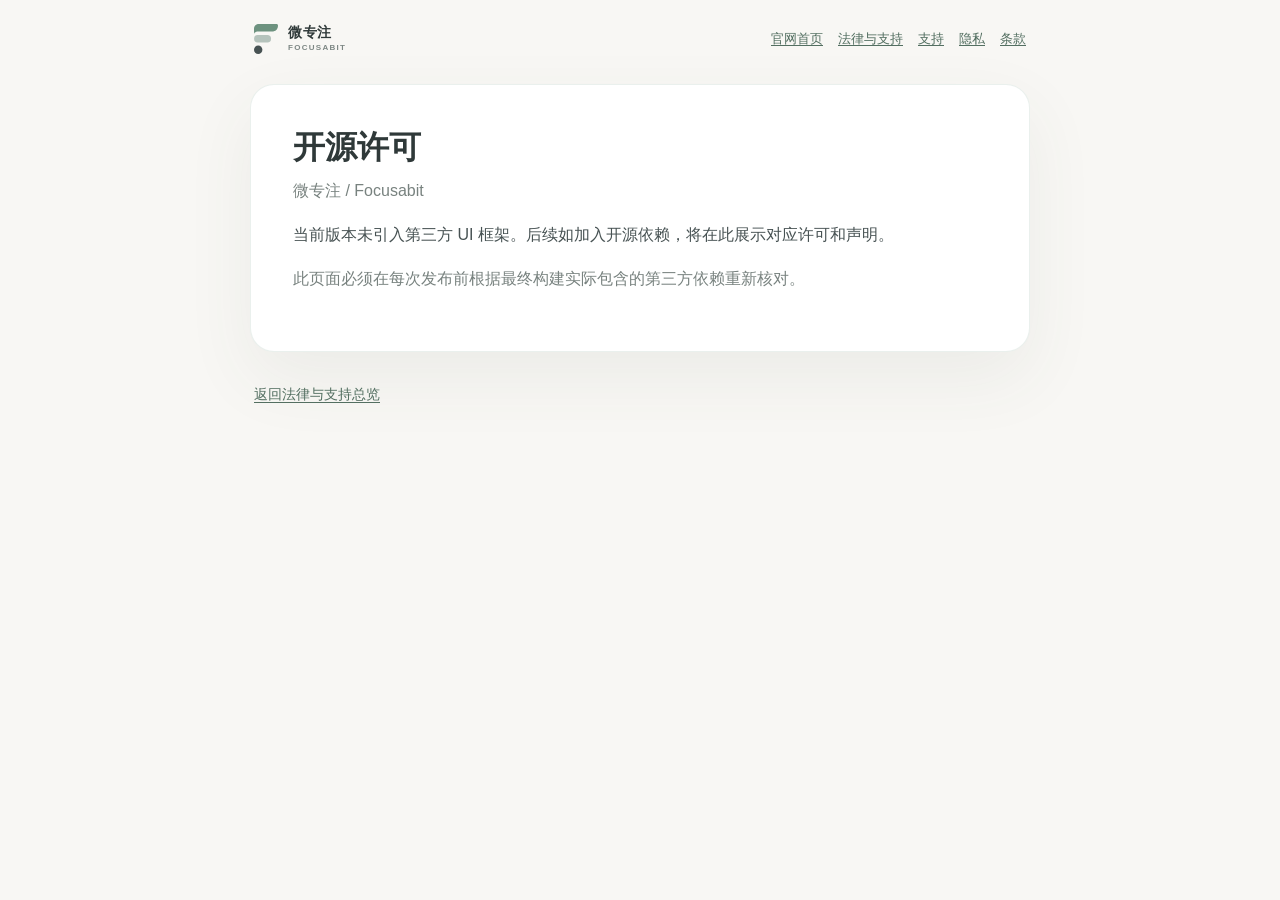
<file: open-source.html>
<!doctype html>
<html lang="zh-CN">
<head>
  <meta charset="utf-8">
  <meta name="viewport" content="width=device-width, initial-scale=1">
  <meta name="color-scheme" content="light dark">
  <meta name="description" content="微专注 Focusabit 开源许可说明。">
  <title>开源许可｜微专注 Focusabit</title>
  <link rel="stylesheet" href="legal.css">
</head>
<body>
  <header class="site-header">
    <a class="brand" href="index.html">
      <img src="assets/focusabit-logo.svg" alt="" width="24" height="30">
      <span class="brand-copy"><strong>微专注</strong><span>Focusabit</span></span>
    </a>
    <nav class="site-nav" aria-label="主要页面">
      <a href="index.html">官网首页</a>
      <a href="legal.html">法律与支持</a>
      <a href="support.html">支持</a>
      <a href="privacy.html">隐私</a>
      <a href="terms.html">条款</a>
    </nav>
  </header>

  <main>
    <h1>开源许可</h1>
    <p class="app-name">微专注 / Focusabit</p>
    <p>当前版本未引入第三方 UI 框架。后续如加入开源依赖，将在此展示对应许可和声明。</p>
    <p class="muted">此页面必须在每次发布前根据最终构建实际包含的第三方依赖重新核对。</p>
  </main>

  <footer class="site-footer">
    <p><a href="legal.html">返回法律与支持总览</a></p>
  </footer>
</body>
</html>
</file>
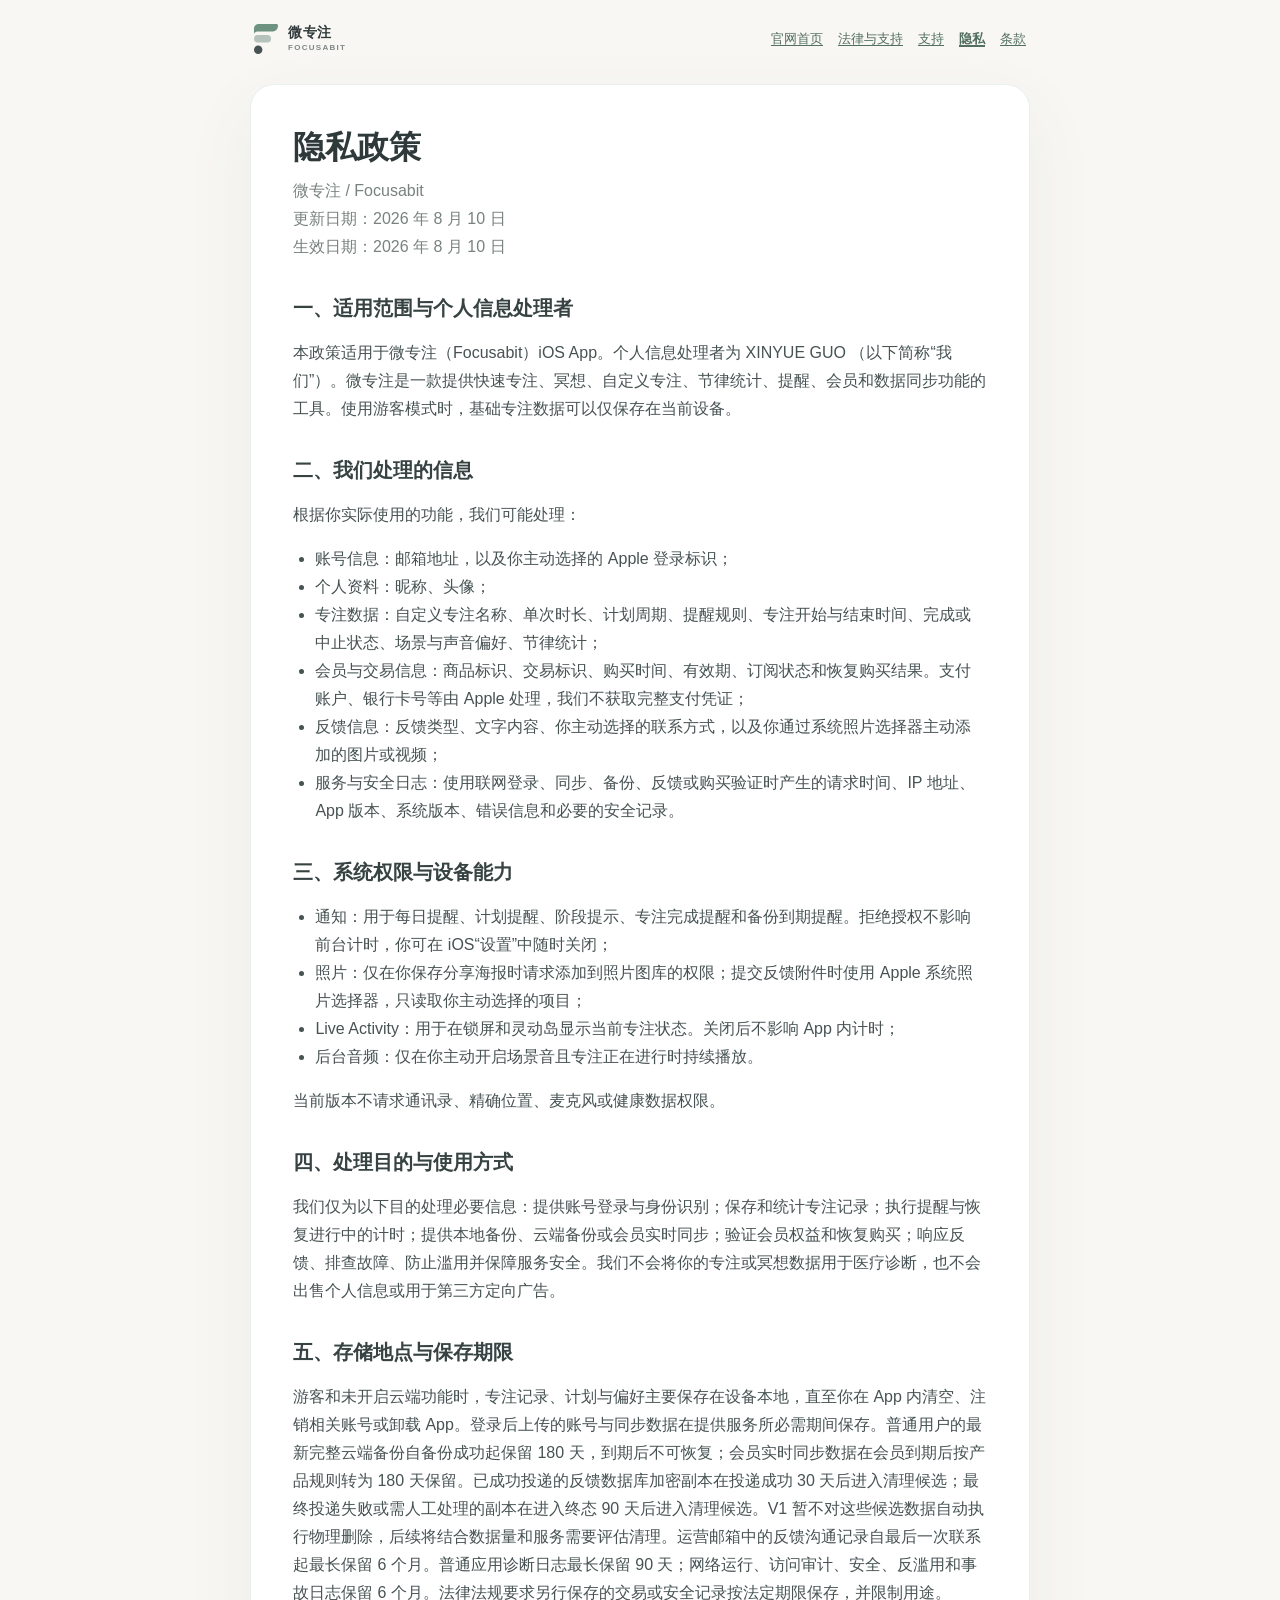
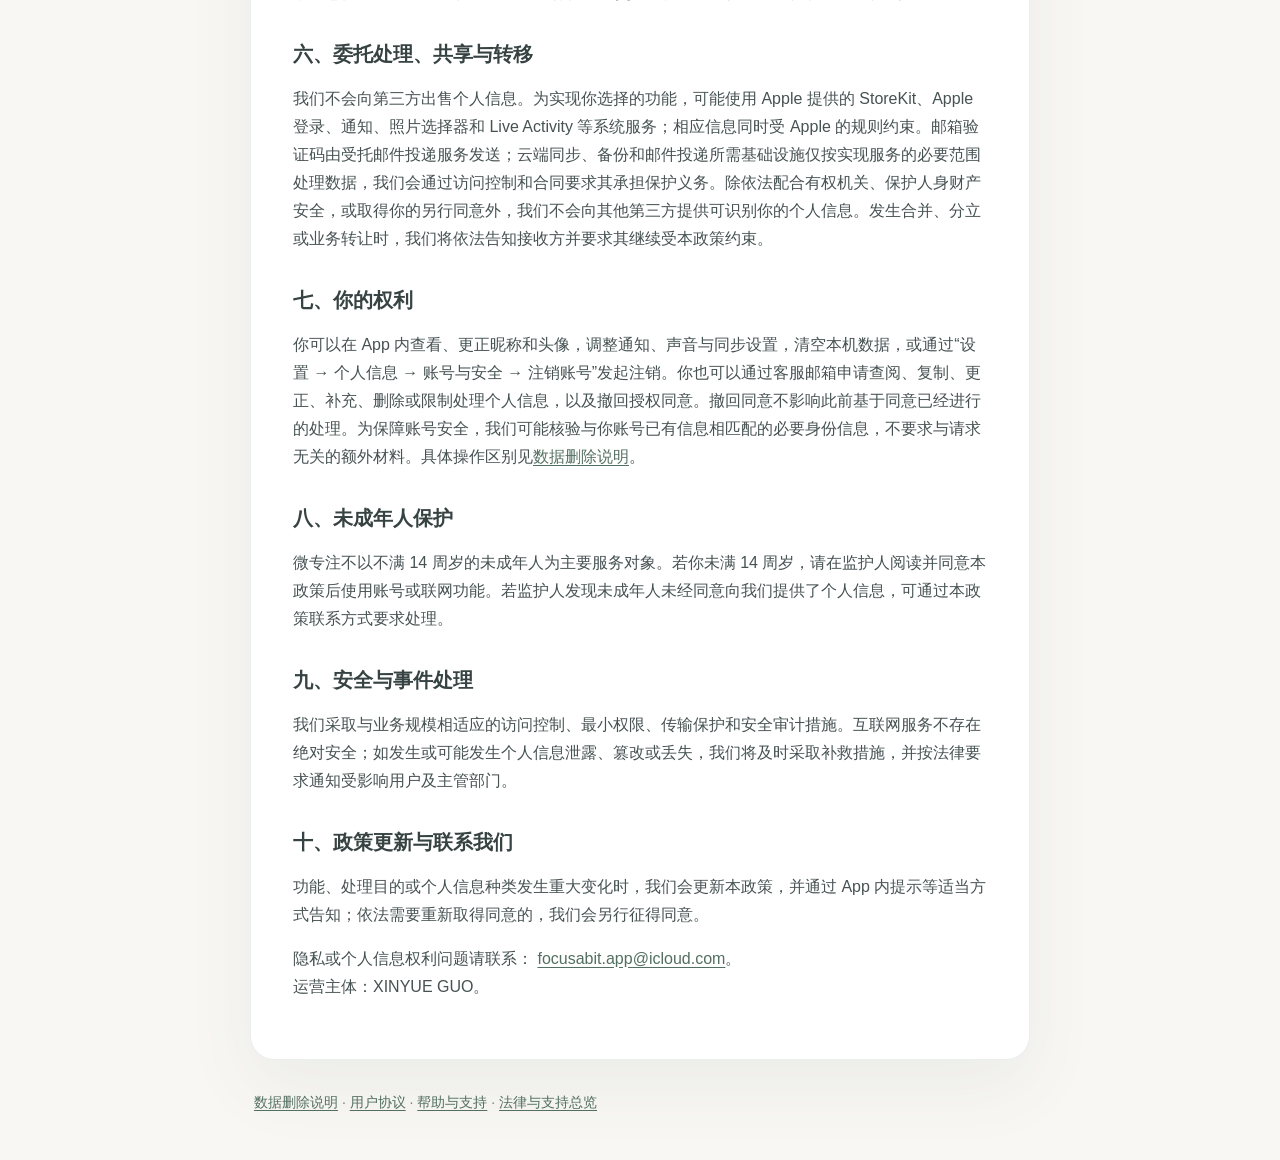
<file: privacy.html>
<!doctype html>
<html lang="zh-CN">
<head>
  <meta charset="utf-8">
  <meta name="viewport" content="width=device-width, initial-scale=1">
  <meta name="color-scheme" content="light dark">
  <meta name="description" content="微专注 Focusabit 隐私政策。">
  <title>隐私政策｜微专注 Focusabit</title>
  <link rel="stylesheet" href="legal.css">
</head>
<body>
  <header class="site-header">
    <a class="brand" href="index.html">
      <img src="assets/focusabit-logo.svg" alt="" width="24" height="30">
      <span class="brand-copy"><strong>微专注</strong><span>Focusabit</span></span>
    </a>
    <nav class="site-nav" aria-label="主要页面">
      <a href="index.html">官网首页</a>
      <a href="legal.html">法律与支持</a>
      <a href="support.html">支持</a>
      <a href="privacy.html" aria-current="page">隐私</a>
      <a href="terms.html">条款</a>
    </nav>
  </header>

  <main>
    <h1>隐私政策</h1>
    <p class="app-name">微专注 / Focusabit</p>
    <p class="dates">
      更新日期：2026 年 8 月 10 日<br>
      生效日期：2026 年 8 月 10 日
    </p>

    <h2>一、适用范围与个人信息处理者</h2>
    <p>
      本政策适用于微专注（Focusabit）iOS App。个人信息处理者为
      XINYUE GUO
      （以下简称“我们”）。微专注是一款提供快速专注、冥想、自定义专注、节律统计、提醒、会员和数据同步功能的工具。使用游客模式时，基础专注数据可以仅保存在当前设备。
    </p>

    <h2>二、我们处理的信息</h2>
    <p>根据你实际使用的功能，我们可能处理：</p>
    <ul>
      <li>账号信息：邮箱地址，以及你主动选择的 Apple 登录标识；</li>
      <li>个人资料：昵称、头像；</li>
      <li>专注数据：自定义专注名称、单次时长、计划周期、提醒规则、专注开始与结束时间、完成或中止状态、场景与声音偏好、节律统计；</li>
      <li>会员与交易信息：商品标识、交易标识、购买时间、有效期、订阅状态和恢复购买结果。支付账户、银行卡号等由 Apple 处理，我们不获取完整支付凭证；</li>
      <li>反馈信息：反馈类型、文字内容、你主动选择的联系方式，以及你通过系统照片选择器主动添加的图片或视频；</li>
      <li>服务与安全日志：使用联网登录、同步、备份、反馈或购买验证时产生的请求时间、IP 地址、App 版本、系统版本、错误信息和必要的安全记录。</li>
    </ul>

    <h2>三、系统权限与设备能力</h2>
    <ul>
      <li>通知：用于每日提醒、计划提醒、阶段提示、专注完成提醒和备份到期提醒。拒绝授权不影响前台计时，你可在 iOS“设置”中随时关闭；</li>
      <li>照片：仅在你保存分享海报时请求添加到照片图库的权限；提交反馈附件时使用 Apple 系统照片选择器，只读取你主动选择的项目；</li>
      <li>Live Activity：用于在锁屏和灵动岛显示当前专注状态。关闭后不影响 App 内计时；</li>
      <li>后台音频：仅在你主动开启场景音且专注正在进行时持续播放。</li>
    </ul>
    <p>当前版本不请求通讯录、精确位置、麦克风或健康数据权限。</p>

    <h2>四、处理目的与使用方式</h2>
    <p>
      我们仅为以下目的处理必要信息：提供账号登录与身份识别；保存和统计专注记录；执行提醒与恢复进行中的计时；提供本地备份、云端备份或会员实时同步；验证会员权益和恢复购买；响应反馈、排查故障、防止滥用并保障服务安全。我们不会将你的专注或冥想数据用于医疗诊断，也不会出售个人信息或用于第三方定向广告。
    </p>

    <h2>五、存储地点与保存期限</h2>
    <p>
      游客和未开启云端功能时，专注记录、计划与偏好主要保存在设备本地，直至你在 App 内清空、注销相关账号或卸载 App。登录后上传的账号与同步数据在提供服务所必需期间保存。普通用户的最新完整云端备份自备份成功起保留 180 天，到期后不可恢复；会员实时同步数据在会员到期后按产品规则转为 180 天保留。已成功投递的反馈数据库加密副本在投递成功 30 天后进入清理候选；最终投递失败或需人工处理的副本在进入终态 90 天后进入清理候选。V1 暂不对这些候选数据自动执行物理删除，后续将结合数据量和服务需要评估清理。运营邮箱中的反馈沟通记录自最后一次联系起最长保留 6 个月。普通应用诊断日志最长保留 90 天；网络运行、访问审计、安全、反滥用和事故日志保留 6 个月。法律法规要求另行保存的交易或安全记录按法定期限保存，并限制用途。
    </p>

    <h2>六、委托处理、共享与转移</h2>
    <p>
      我们不会向第三方出售个人信息。为实现你选择的功能，可能使用 Apple 提供的 StoreKit、Apple 登录、通知、照片选择器和 Live Activity 等系统服务；相应信息同时受 Apple 的规则约束。邮箱验证码由受托邮件投递服务发送；云端同步、备份和邮件投递所需基础设施仅按实现服务的必要范围处理数据，我们会通过访问控制和合同要求其承担保护义务。除依法配合有权机关、保护人身财产安全，或取得你的另行同意外，我们不会向其他第三方提供可识别你的个人信息。发生合并、分立或业务转让时，我们将依法告知接收方并要求其继续受本政策约束。
    </p>

    <h2>七、你的权利</h2>
    <p>
      你可以在 App 内查看、更正昵称和头像，调整通知、声音与同步设置，清空本机数据，或通过“设置 → 个人信息 → 账号与安全 → 注销账号”发起注销。你也可以通过客服邮箱申请查阅、复制、更正、补充、删除或限制处理个人信息，以及撤回授权同意。撤回同意不影响此前基于同意已经进行的处理。为保障账号安全，我们可能核验与你账号已有信息相匹配的必要身份信息，不要求与请求无关的额外材料。具体操作区别见<a href="data-deletion.html">数据删除说明</a>。
    </p>

    <h2>八、未成年人保护</h2>
    <p>
      微专注不以不满 14 周岁的未成年人为主要服务对象。若你未满 14 周岁，请在监护人阅读并同意本政策后使用账号或联网功能。若监护人发现未成年人未经同意向我们提供了个人信息，可通过本政策联系方式要求处理。
    </p>

    <h2>九、安全与事件处理</h2>
    <p>
      我们采取与业务规模相适应的访问控制、最小权限、传输保护和安全审计措施。互联网服务不存在绝对安全；如发生或可能发生个人信息泄露、篡改或丢失，我们将及时采取补救措施，并按法律要求通知受影响用户及主管部门。
    </p>

    <h2>十、政策更新与联系我们</h2>
    <p>
      功能、处理目的或个人信息种类发生重大变化时，我们会更新本政策，并通过 App 内提示等适当方式告知；依法需要重新取得同意的，我们会另行征得同意。
    </p>
    <p>
      隐私或个人信息权利问题请联系：
      <a href="mailto:focusabit.app@icloud.com">focusabit.app@icloud.com</a>。<br>
      运营主体：XINYUE GUO。
    </p>
  </main>

  <footer class="site-footer">
    <p>
      <a href="data-deletion.html">数据删除说明</a> ·
      <a href="terms.html">用户协议</a> ·
      <a href="support.html">帮助与支持</a> ·
      <a href="legal.html">法律与支持总览</a>
    </p>
  </footer>
</body>
</html>
</file>
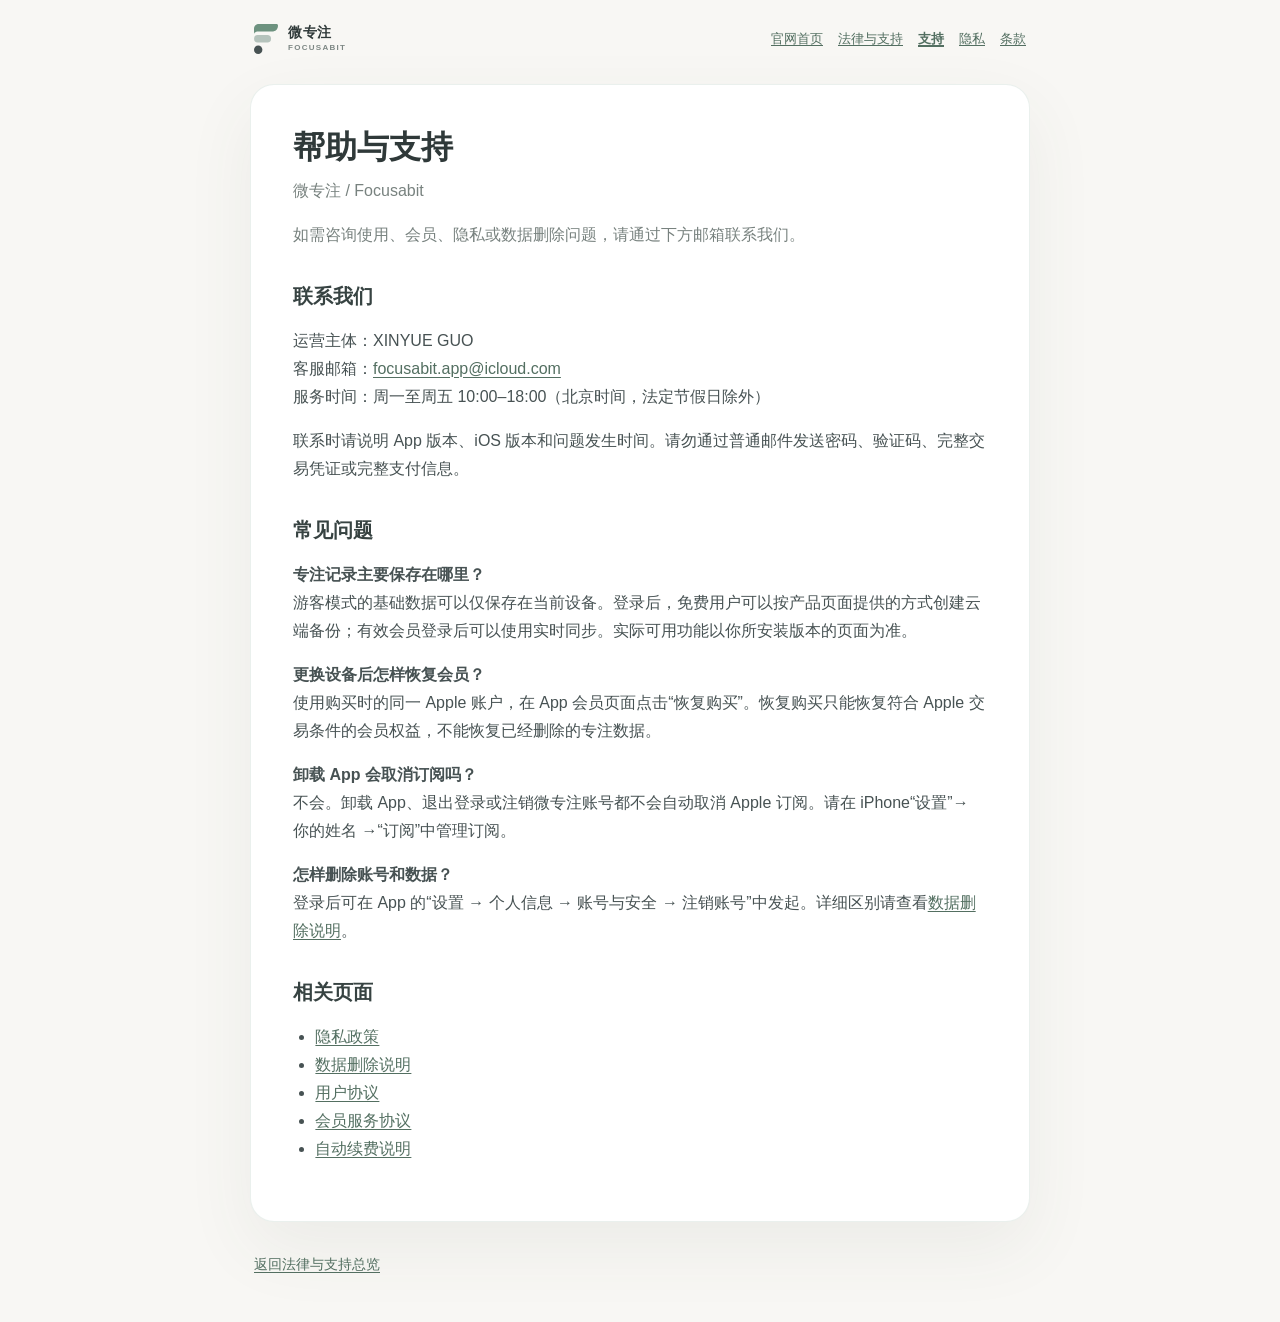
<file: support.html>
<!doctype html>
<html lang="zh-CN">
<head>
  <meta charset="utf-8">
  <meta name="viewport" content="width=device-width, initial-scale=1">
  <meta name="color-scheme" content="light dark">
  <meta name="description" content="微专注 Focusabit 的帮助与支持页面。">
  <title>帮助与支持｜微专注 Focusabit</title>
  <link rel="stylesheet" href="legal.css">
</head>
<body>
  <header class="site-header">
    <a class="brand" href="index.html">
      <img src="assets/focusabit-logo.svg" alt="" width="24" height="30">
      <span class="brand-copy"><strong>微专注</strong><span>Focusabit</span></span>
    </a>
    <nav class="site-nav" aria-label="主要页面">
      <a href="index.html">官网首页</a>
      <a href="legal.html">法律与支持</a>
      <a href="support.html" aria-current="page">支持</a>
      <a href="privacy.html">隐私</a>
      <a href="terms.html">条款</a>
    </nav>
  </header>

  <main>
    <h1>帮助与支持</h1>
    <p class="app-name">微专注 / Focusabit</p>
    <p class="muted">如需咨询使用、会员、隐私或数据删除问题，请通过下方邮箱联系我们。</p>

    <h2>联系我们</h2>
    <p>
      运营主体：XINYUE GUO<br>
      客服邮箱：<a href="mailto:focusabit.app@icloud.com">focusabit.app@icloud.com</a><br>
      服务时间：周一至周五 10:00–18:00（北京时间，法定节假日除外）
    </p>
    <p>联系时请说明 App 版本、iOS 版本和问题发生时间。请勿通过普通邮件发送密码、验证码、完整交易凭证或完整支付信息。</p>

    <h2>常见问题</h2>
    <p><strong>专注记录主要保存在哪里？</strong><br>
      游客模式的基础数据可以仅保存在当前设备。登录后，免费用户可以按产品页面提供的方式创建云端备份；有效会员登录后可以使用实时同步。实际可用功能以你所安装版本的页面为准。
    </p>
    <p><strong>更换设备后怎样恢复会员？</strong><br>
      使用购买时的同一 Apple 账户，在 App 会员页面点击“恢复购买”。恢复购买只能恢复符合 Apple 交易条件的会员权益，不能恢复已经删除的专注数据。
    </p>
    <p><strong>卸载 App 会取消订阅吗？</strong><br>
      不会。卸载 App、退出登录或注销微专注账号都不会自动取消 Apple 订阅。请在 iPhone“设置”→ 你的姓名 →“订阅”中管理订阅。
    </p>
    <p><strong>怎样删除账号和数据？</strong><br>
      登录后可在 App 的“设置 → 个人信息 → 账号与安全 → 注销账号”中发起。详细区别请查看<a href="data-deletion.html">数据删除说明</a>。
    </p>

    <h2>相关页面</h2>
    <ul>
      <li><a href="privacy.html">隐私政策</a></li>
      <li><a href="data-deletion.html">数据删除说明</a></li>
      <li><a href="terms.html">用户协议</a></li>
      <li><a href="membership.html">会员服务协议</a></li>
      <li><a href="automatic-renewal.html">自动续费说明</a></li>
    </ul>
  </main>

  <footer class="site-footer">
    <p><a href="legal.html">返回法律与支持总览</a></p>
  </footer>
</body>
</html>
</file>
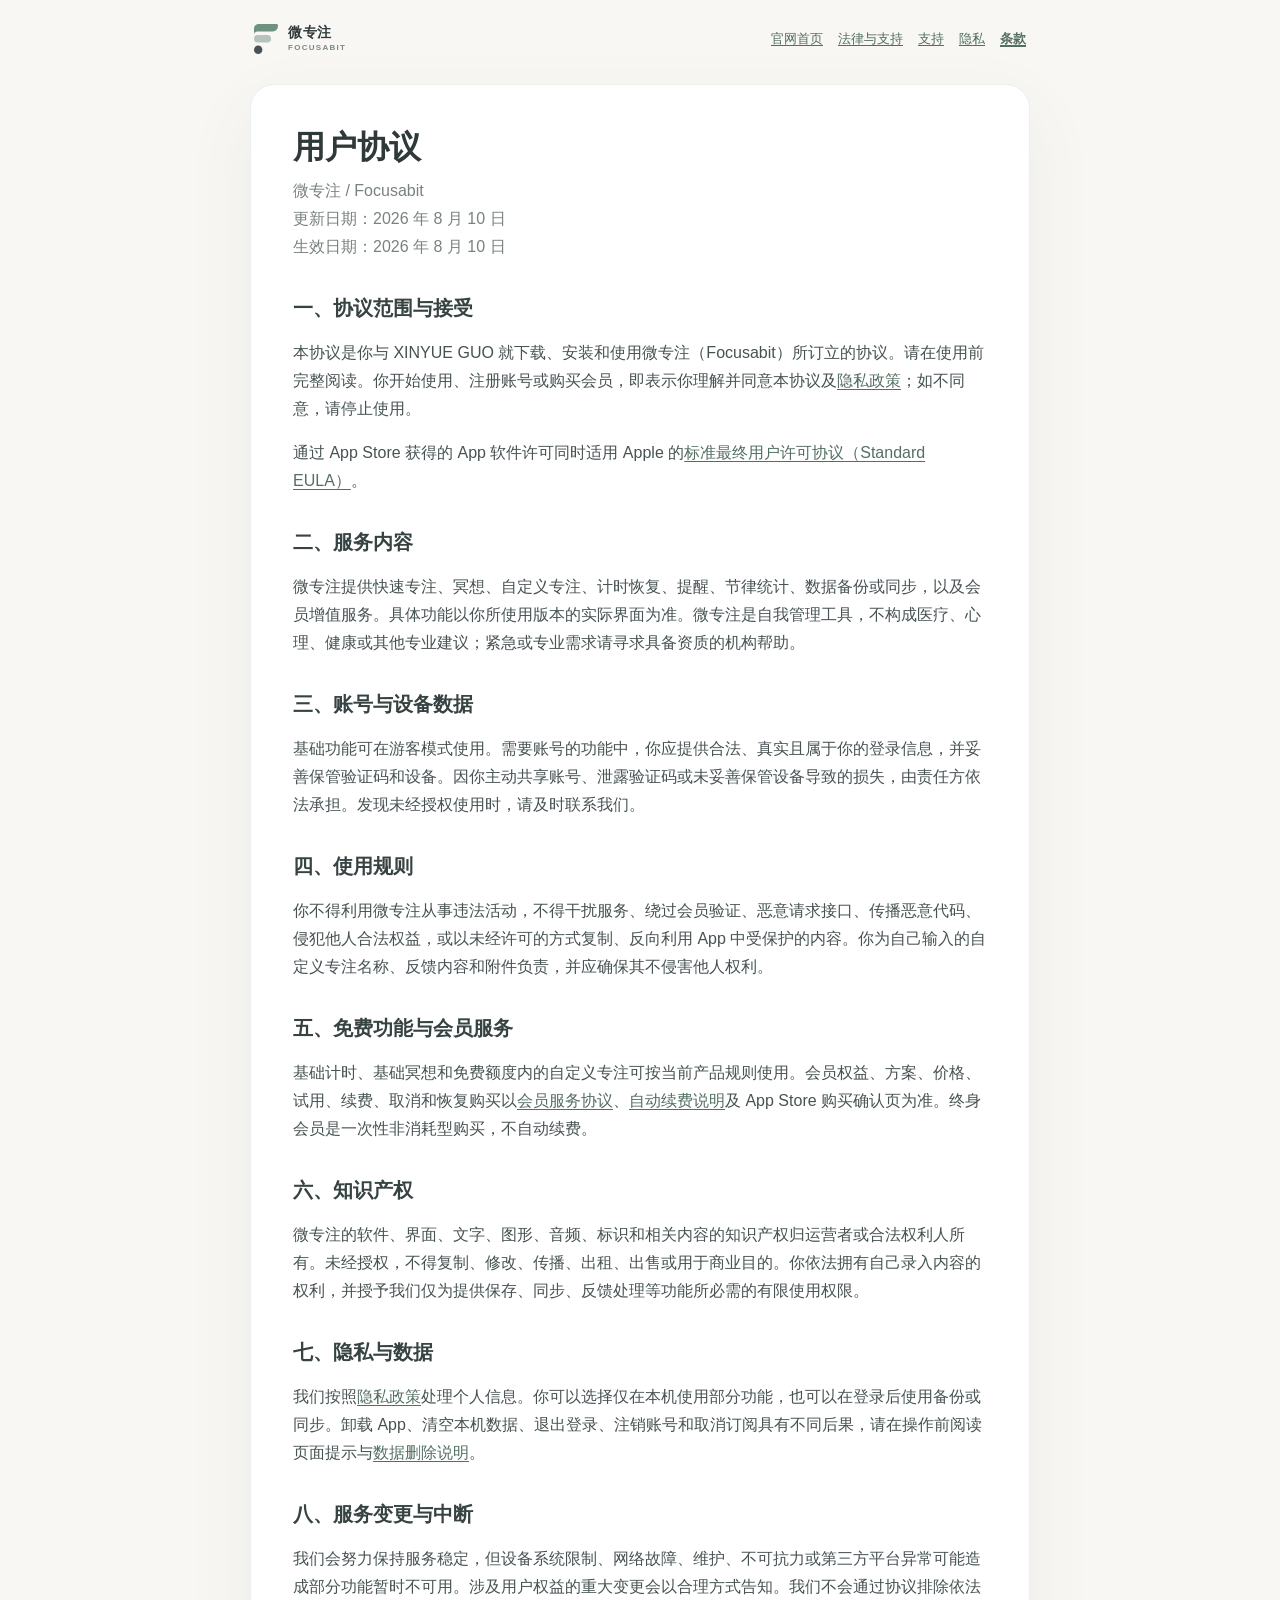
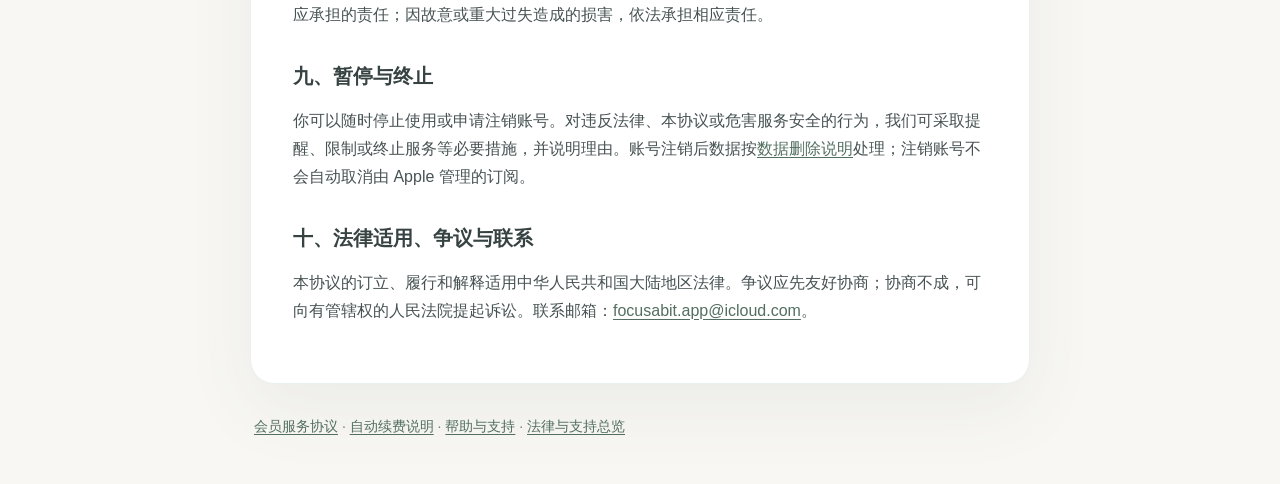
<file: terms.html>
<!doctype html>
<html lang="zh-CN">
<head>
  <meta charset="utf-8">
  <meta name="viewport" content="width=device-width, initial-scale=1">
  <meta name="color-scheme" content="light dark">
  <meta name="description" content="微专注 Focusabit 用户协议。">
  <title>用户协议｜微专注 Focusabit</title>
  <link rel="stylesheet" href="legal.css">
</head>
<body>
  <header class="site-header">
    <a class="brand" href="index.html">
      <img src="assets/focusabit-logo.svg" alt="" width="24" height="30">
      <span class="brand-copy"><strong>微专注</strong><span>Focusabit</span></span>
    </a>
    <nav class="site-nav" aria-label="主要页面">
      <a href="index.html">官网首页</a>
      <a href="legal.html">法律与支持</a>
      <a href="support.html">支持</a>
      <a href="privacy.html">隐私</a>
      <a href="terms.html" aria-current="page">条款</a>
    </nav>
  </header>

  <main>
    <h1>用户协议</h1>
    <p class="app-name">微专注 / Focusabit</p>
    <p class="dates">
      更新日期：2026 年 8 月 10 日<br>
      生效日期：2026 年 8 月 10 日
    </p>

    <h2>一、协议范围与接受</h2>
    <p>本协议是你与 XINYUE GUO 就下载、安装和使用微专注（Focusabit）所订立的协议。请在使用前完整阅读。你开始使用、注册账号或购买会员，即表示你理解并同意本协议及<a href="privacy.html">隐私政策</a>；如不同意，请停止使用。</p>
    <p>通过 App Store 获得的 App 软件许可同时适用 Apple 的<a href="https://www.apple.com/legal/internet-services/itunes/dev/stdeula/">标准最终用户许可协议（Standard EULA）</a>。</p>

    <h2>二、服务内容</h2>
    <p>微专注提供快速专注、冥想、自定义专注、计时恢复、提醒、节律统计、数据备份或同步，以及会员增值服务。具体功能以你所使用版本的实际界面为准。微专注是自我管理工具，不构成医疗、心理、健康或其他专业建议；紧急或专业需求请寻求具备资质的机构帮助。</p>

    <h2>三、账号与设备数据</h2>
    <p>基础功能可在游客模式使用。需要账号的功能中，你应提供合法、真实且属于你的登录信息，并妥善保管验证码和设备。因你主动共享账号、泄露验证码或未妥善保管设备导致的损失，由责任方依法承担。发现未经授权使用时，请及时联系我们。</p>

    <h2>四、使用规则</h2>
    <p>你不得利用微专注从事违法活动，不得干扰服务、绕过会员验证、恶意请求接口、传播恶意代码、侵犯他人合法权益，或以未经许可的方式复制、反向利用 App 中受保护的内容。你为自己输入的自定义专注名称、反馈内容和附件负责，并应确保其不侵害他人权利。</p>

    <h2>五、免费功能与会员服务</h2>
    <p>基础计时、基础冥想和免费额度内的自定义专注可按当前产品规则使用。会员权益、方案、价格、试用、续费、取消和恢复购买以<a href="membership.html">会员服务协议</a>、<a href="automatic-renewal.html">自动续费说明</a>及 App Store 购买确认页为准。终身会员是一次性非消耗型购买，不自动续费。</p>

    <h2>六、知识产权</h2>
    <p>微专注的软件、界面、文字、图形、音频、标识和相关内容的知识产权归运营者或合法权利人所有。未经授权，不得复制、修改、传播、出租、出售或用于商业目的。你依法拥有自己录入内容的权利，并授予我们仅为提供保存、同步、反馈处理等功能所必需的有限使用权限。</p>

    <h2>七、隐私与数据</h2>
    <p>我们按照<a href="privacy.html">隐私政策</a>处理个人信息。你可以选择仅在本机使用部分功能，也可以在登录后使用备份或同步。卸载 App、清空本机数据、退出登录、注销账号和取消订阅具有不同后果，请在操作前阅读页面提示与<a href="data-deletion.html">数据删除说明</a>。</p>

    <h2>八、服务变更与中断</h2>
    <p>我们会努力保持服务稳定，但设备系统限制、网络故障、维护、不可抗力或第三方平台异常可能造成部分功能暂时不可用。涉及用户权益的重大变更会以合理方式告知。我们不会通过协议排除依法应承担的责任；因故意或重大过失造成的损害，依法承担相应责任。</p>

    <h2>九、暂停与终止</h2>
    <p>你可以随时停止使用或申请注销账号。对违反法律、本协议或危害服务安全的行为，我们可采取提醒、限制或终止服务等必要措施，并说明理由。账号注销后数据按<a href="data-deletion.html">数据删除说明</a>处理；注销账号不会自动取消由 Apple 管理的订阅。</p>

    <h2>十、法律适用、争议与联系</h2>
    <p>本协议的订立、履行和解释适用中华人民共和国大陆地区法律。争议应先友好协商；协商不成，可向有管辖权的人民法院提起诉讼。联系邮箱：<a href="mailto:focusabit.app@icloud.com">focusabit.app@icloud.com</a>。</p>
  </main>

  <footer class="site-footer">
    <p>
      <a href="membership.html">会员服务协议</a> ·
      <a href="automatic-renewal.html">自动续费说明</a> ·
      <a href="support.html">帮助与支持</a> ·
      <a href="legal.html">法律与支持总览</a>
    </p>
  </footer>
</body>
</html>
</file>
<file: site.css>
:root {
  color-scheme: light;
  --paper: #ffffff;
  --warm-white: #f8f7f4;
  --warm-panel: #f2f0eb;
  --brand: #6d927f;
  --brand-deep: #536f61;
  --brand-soft: #b5c3bc;
  --ink: #475253;
  --ink-deep: #2f3939;
  --muted: #77817f;
  --line: rgba(71, 82, 83, 0.12);
  --shadow: 0 30px 80px rgba(62, 79, 70, 0.12);
  font-family: -apple-system, BlinkMacSystemFont, "SF Pro Display", "SF Pro Text", "PingFang SC", "Helvetica Neue", Arial, sans-serif;
  color: var(--ink);
  background: var(--paper);
  line-height: 1.6;
  -webkit-font-smoothing: antialiased;
}

* {
  box-sizing: border-box;
}

html {
  scroll-behavior: smooth;
}

body {
  margin: 0;
  overflow-x: hidden;
  background: var(--paper);
}

a {
  color: inherit;
}

a:focus-visible {
  outline: 3px solid rgba(109, 146, 127, 0.4);
  outline-offset: 4px;
  border-radius: 6px;
}

img,
svg {
  display: block;
}

.container {
  width: min(calc(100% - 48px), 1120px);
  margin-inline: auto;
}

.site-header {
  position: absolute;
  z-index: 20;
  top: 0;
  width: 100%;
  border-bottom: 1px solid rgba(71, 82, 83, 0.08);
  background: rgba(248, 247, 244, 0.8);
  backdrop-filter: blur(18px);
  -webkit-backdrop-filter: blur(18px);
}

.header-inner {
  min-height: 78px;
  display: grid;
  grid-template-columns: 1fr auto 1fr;
  align-items: center;
  gap: 32px;
}

.brand {
  width: fit-content;
  display: inline-flex;
  align-items: center;
  gap: 11px;
  color: var(--ink-deep);
  text-decoration: none;
}

.brand img {
  flex: none;
  object-fit: contain;
}

.brand-copy {
  display: grid;
  gap: 0;
  line-height: 1.15;
}

.brand-copy strong {
  font-size: 16px;
  font-weight: 650;
  letter-spacing: 0.06em;
}

.brand-copy span {
  margin-top: 3px;
  color: var(--muted);
  font-size: 9px;
  font-weight: 650;
  letter-spacing: 0.17em;
  text-transform: uppercase;
}

.main-nav {
  display: flex;
  align-items: center;
  justify-content: center;
  gap: 38px;
}

.main-nav a {
  color: #697473;
  font-size: 14px;
  font-weight: 540;
  text-decoration: none;
}

.main-nav a:hover {
  color: var(--brand-deep);
}

.header-status {
  justify-self: end;
  display: inline-flex;
  align-items: center;
  gap: 8px;
  padding: 8px 13px;
  color: var(--brand-deep);
  background: rgba(109, 146, 127, 0.09);
  border: 1px solid rgba(109, 146, 127, 0.14);
  border-radius: 999px;
  font-size: 12px;
  font-weight: 580;
  letter-spacing: 0.04em;
}

.header-status > span {
  width: 6px;
  height: 6px;
  background: var(--brand);
  border-radius: 50%;
  box-shadow: 0 0 0 4px rgba(109, 146, 127, 0.12);
}

.hero {
  position: relative;
  min-height: 820px;
  padding-top: 78px;
  overflow: hidden;
  background:
    radial-gradient(circle at 86% 54%, rgba(181, 195, 188, 0.28), transparent 29%),
    radial-gradient(circle at 76% 43%, rgba(255, 255, 255, 0.96), transparent 40%),
    var(--warm-white);
}

.hero::after {
  content: "";
  position: absolute;
  right: -120px;
  bottom: -160px;
  width: 420px;
  height: 420px;
  border: 1px solid rgba(109, 146, 127, 0.1);
  border-radius: 50%;
}

.hero-grid {
  position: relative;
  z-index: 1;
  min-height: 742px;
  display: grid;
  grid-template-columns: minmax(0, 0.95fr) minmax(430px, 1.05fr);
  align-items: center;
  gap: 50px;
}

.hero-copy {
  padding: 74px 0 64px;
  animation: fade-rise 0.8s cubic-bezier(0.22, 1, 0.36, 1) both;
}

.eyebrow {
  margin: 0 0 22px;
  color: var(--brand);
  font-size: 11px;
  font-weight: 700;
  letter-spacing: 0.24em;
  text-transform: uppercase;
}

.eyebrow span {
  margin-inline: 5px;
  color: var(--brand-soft);
}

.hero h1 {
  margin: 0;
  color: var(--ink-deep);
  font-size: clamp(48px, 5vw, 70px);
  font-weight: 590;
  letter-spacing: -0.045em;
  line-height: 1.16;
}

.hero-intro {
  max-width: 520px;
  margin: 30px 0 0;
  color: #687271;
  font-size: 17px;
  line-height: 1.95;
}

.hero-actions {
  display: flex;
  align-items: center;
  gap: 25px;
  margin-top: 34px;
}

.launch-pill,
.coming-soon {
  display: inline-flex;
  align-items: center;
  gap: 10px;
  padding: 13px 19px;
  color: #fff;
  background: var(--ink);
  border-radius: 13px;
  box-shadow: 0 12px 26px rgba(71, 82, 83, 0.14);
  font-size: 13px;
  font-weight: 580;
  letter-spacing: 0.02em;
}

.apple-mark {
  position: relative;
  top: -1px;
  color: rgba(255, 255, 255, 0.72);
  font-size: 10px;
}

.text-link {
  display: inline-flex;
  align-items: center;
  gap: 9px;
  color: var(--brand-deep);
  font-size: 14px;
  font-weight: 620;
  text-decoration: none;
}

.text-link span {
  font-size: 17px;
  transition: transform 0.25s ease;
}

.text-link:hover span {
  transform: translateY(3px);
}

.brand-note {
  display: flex;
  align-items: center;
  gap: 12px;
  margin: 50px 0 0;
  color: #89918f;
  font-size: 12px;
  letter-spacing: 0.09em;
}

.brand-note > span {
  width: 30px;
  height: 1px;
  background: var(--brand-soft);
}

.hero-visual {
  position: relative;
  height: 630px;
  margin-top: 44px;
}

.orbit {
  position: absolute;
  left: 50%;
  top: 50%;
  border: 1px solid rgba(109, 146, 127, 0.18);
  border-radius: 50%;
  transform: translate(-50%, -50%);
}

.orbit-one {
  width: 510px;
  height: 510px;
  animation: orbit-breathe 9s ease-in-out infinite;
}

.orbit-two {
  width: 400px;
  height: 400px;
  border-color: rgba(109, 146, 127, 0.12);
  animation: orbit-breathe 9s 1.2s ease-in-out infinite reverse;
}

.soft-shape {
  position: absolute;
  z-index: 0;
  background: rgba(181, 195, 188, 0.32);
}

.shape-one {
  top: 83px;
  right: 40px;
  width: 78px;
  height: 78px;
  border-radius: 27px 48px 30px 44px;
  transform: rotate(18deg);
}

.shape-two {
  bottom: 85px;
  left: 20px;
  width: 52px;
  height: 52px;
  border-radius: 50% 24% 50% 38%;
  background: rgba(109, 146, 127, 0.16);
  transform: rotate(-18deg);
}

.phone {
  position: relative;
  z-index: 2;
  overflow: hidden;
  padding: 8px;
  background: #222a2a;
  border: 1px solid rgba(255, 255, 255, 0.28);
  border-radius: 42px;
  box-shadow: 0 38px 80px rgba(44, 57, 52, 0.22), inset 0 0 0 1px rgba(255, 255, 255, 0.08);
}

.phone-speaker {
  position: absolute;
  z-index: 4;
  top: 13px;
  left: 50%;
  width: 72px;
  height: 18px;
  background: #222a2a;
  border-radius: 0 0 12px 12px;
  transform: translateX(-50%);
}

.phone-screen {
  height: 100%;
  overflow: hidden;
  color: var(--ink);
  background: #fbfaf7;
  border-radius: 35px;
}

.phone-hero {
  position: absolute;
  left: 50%;
  top: 50%;
  width: 270px;
  height: 550px;
  transform: translate(-50%, -50%) rotate(2deg);
  animation: phone-rise 1s 0.12s cubic-bezier(0.22, 1, 0.36, 1) both;
}

.phone-topline {
  display: flex;
  justify-content: space-between;
  padding: 15px 19px 0;
  color: #687371;
  font-size: 7px;
  font-weight: 680;
  letter-spacing: 0.08em;
}

.focus-screen {
  position: relative;
  padding: 0 22px;
  text-align: center;
  background:
    radial-gradient(circle at 50% 40%, rgba(181, 195, 188, 0.19), transparent 38%),
    #fbfaf7;
}

.screen-kicker {
  margin: 38px 0 0;
  color: #6c7774;
  font-size: 11px;
  font-weight: 600;
  letter-spacing: 0.08em;
}

.focus-ring {
  width: 178px;
  height: 178px;
  display: grid;
  place-items: center;
  margin: 42px auto 0;
  border: 1px solid rgba(109, 146, 127, 0.16);
  border-radius: 50%;
  box-shadow:
    0 0 0 12px rgba(109, 146, 127, 0.035),
    0 0 0 27px rgba(109, 146, 127, 0.025),
    inset 0 0 36px rgba(109, 146, 127, 0.07);
}

.focus-ring span,
.small-focus-ring {
  display: grid;
  justify-items: center;
}

.focus-ring strong {
  color: var(--ink-deep);
  font-size: 60px;
  font-weight: 390;
  letter-spacing: -0.06em;
  line-height: 1;
}

.focus-ring small {
  margin-top: 9px;
  color: #8a9391;
  font-size: 9px;
  letter-spacing: 0.16em;
}

.focus-prompt {
  margin: 38px 0 0;
  color: #8a9290;
  font-size: 10px;
  letter-spacing: 0.08em;
}

.start-button,
.screen-button {
  display: block;
  margin: 24px auto 0;
  padding: 11px 0;
  color: #fff;
  background: var(--brand);
  border-radius: 999px;
  font-size: 10px;
  font-weight: 600;
}

.screen-tabs {
  position: absolute;
  bottom: 21px;
  left: 50%;
  display: flex;
  gap: 18px;
  transform: translateX(-50%);
}

.screen-tabs span {
  width: 5px;
  height: 5px;
  background: #d7ddda;
  border-radius: 50%;
}

.screen-tabs .active {
  width: 19px;
  background: var(--brand);
  border-radius: 999px;
}

.mini-card {
  position: absolute;
  z-index: 5;
  display: flex;
  align-items: center;
  gap: 13px;
  padding: 13px 17px;
  background: rgba(255, 255, 255, 0.9);
  border: 1px solid rgba(109, 146, 127, 0.13);
  border-radius: 18px;
  box-shadow: 0 18px 44px rgba(70, 89, 80, 0.13);
  backdrop-filter: blur(12px);
  -webkit-backdrop-filter: blur(12px);
}

.mini-card > span:last-child {
  display: grid;
}

.mini-card small {
  color: #8b9492;
  font-size: 9px;
  letter-spacing: 0.05em;
}

.mini-card strong {
  color: var(--ink-deep);
  font-size: 11px;
  font-weight: 620;
}

.meditation-card {
  left: 10px;
  top: 108px;
  animation: card-appear 0.7s 0.38s ease both, card-float 6.5s 1.1s ease-in-out infinite;
}

.rhythm-card {
  right: -9px;
  bottom: 88px;
  animation: card-appear 0.7s 0.5s ease both, card-float 7.2s 1.8s ease-in-out infinite reverse;
}

.mini-icon {
  position: relative;
  width: 32px;
  height: 32px;
  display: block;
  background: rgba(109, 146, 127, 0.1);
  border-radius: 10px;
}

.lotus-icon span,
.lotus-icon i,
.lotus-icon b {
  position: absolute;
  left: 50%;
  bottom: 7px;
  width: 9px;
  height: 15px;
  border: 1px solid var(--brand);
  border-radius: 50% 50% 45% 45%;
  transform-origin: bottom;
}

.lotus-icon span {
  transform: translateX(-50%);
}

.lotus-icon i {
  transform: translateX(-75%) rotate(-37deg);
}

.lotus-icon b {
  transform: translateX(-25%) rotate(37deg);
}

.mini-ring {
  width: 39px;
  height: 39px;
  display: grid;
  place-content: center;
  justify-items: center;
  background: conic-gradient(var(--brand) 68%, #e7ebe8 0);
  border: 5px solid #fff;
  border-radius: 50%;
  box-shadow: 0 0 0 1px #e7ebe8;
}

.mini-ring strong {
  font-size: 10px;
  line-height: 1;
}

.mini-ring small {
  font-size: 5px;
  line-height: 1;
}

.section {
  padding: 124px 0;
}

.section-heading {
  max-width: 610px;
}

.section-heading h2,
.showcase-copy h2,
.launch-panel h2 {
  margin: 0;
  color: var(--ink-deep);
  font-size: clamp(34px, 4.2vw, 52px);
  font-weight: 560;
  letter-spacing: -0.035em;
  line-height: 1.25;
}

.section-heading > p:last-child {
  max-width: 530px;
  margin: 22px 0 0;
  color: var(--muted);
  font-size: 16px;
  line-height: 1.85;
}

.feature-grid {
  display: grid;
  grid-template-columns: repeat(4, 1fr);
  margin-top: 76px;
  border-top: 1px solid var(--line);
}

.feature-item {
  position: relative;
  min-height: 310px;
  padding: 35px 27px 16px;
  border-left: 1px solid var(--line);
}

.feature-item:last-child {
  border-right: 1px solid var(--line);
}

.feature-number {
  position: absolute;
  top: -13px;
  left: 25px;
  padding: 1px 8px;
  color: #9aa29f;
  background: var(--paper);
  font-size: 9px;
  font-weight: 650;
  letter-spacing: 0.12em;
}

.feature-icon {
  width: 58px;
  height: 58px;
  display: grid;
  place-items: center;
  color: var(--brand);
  background: rgba(109, 146, 127, 0.07);
  border-radius: 18px;
  transition: transform 0.3s ease, background-color 0.3s ease;
}

.feature-item:hover .feature-icon {
  transform: translateY(-5px);
  background: rgba(109, 146, 127, 0.12);
}

.feature-icon svg {
  width: 37px;
  height: 37px;
  fill: none;
  stroke: currentColor;
  stroke-width: 1.6;
  stroke-linecap: round;
  stroke-linejoin: round;
}

.focus-icon span {
  position: relative;
  width: 31px;
  height: 31px;
  border: 1.5px solid var(--brand);
  border-radius: 50%;
  box-shadow: 0 0 0 5px rgba(109, 146, 127, 0.07);
}

.focus-icon span::before,
.focus-icon span::after {
  content: "";
  position: absolute;
  background: var(--brand);
  border-radius: 999px;
}

.focus-icon span::before {
  top: 5px;
  left: 14px;
  width: 1px;
  height: 11px;
}

.focus-icon span::after {
  top: 15px;
  left: 14px;
  width: 8px;
  height: 1px;
  transform: rotate(25deg);
  transform-origin: left;
}

.sound-icon {
  position: relative;
}

.sound-icon span,
.sound-icon i,
.sound-icon b {
  width: 2px;
  background: var(--brand);
  border-radius: 999px;
}

.sound-icon span {
  height: 19px;
}

.sound-icon i {
  position: absolute;
  left: 20px;
  height: 30px;
}

.sound-icon b {
  position: absolute;
  right: 20px;
  height: 12px;
}

.feature-item h3 {
  margin: 27px 0 12px;
  color: var(--ink-deep);
  font-size: 19px;
  font-weight: 620;
}

.feature-item p {
  margin: 0;
  color: #7b8582;
  font-size: 14px;
  line-height: 1.85;
}

.product-showcase {
  position: relative;
  min-height: 720px;
  overflow: hidden;
  color: rgba(255, 255, 255, 0.8);
  background: var(--brand);
}

.product-showcase::before,
.product-showcase::after {
  content: "";
  position: absolute;
  border: 1px solid rgba(255, 255, 255, 0.1);
  border-radius: 50%;
}

.product-showcase::before {
  right: -100px;
  top: -160px;
  width: 620px;
  height: 620px;
}

.product-showcase::after {
  right: 80px;
  bottom: -360px;
  width: 700px;
  height: 700px;
}

.showcase-grid {
  position: relative;
  z-index: 1;
  min-height: 720px;
  display: grid;
  grid-template-columns: minmax(320px, 0.8fr) minmax(540px, 1.2fr);
  align-items: center;
  gap: 56px;
}

.eyebrow.light {
  color: rgba(255, 255, 255, 0.62);
}

.showcase-copy h2 {
  color: #fff;
}

.showcase-copy > p:not(.eyebrow) {
  max-width: 430px;
  margin: 24px 0 0;
  font-size: 15px;
  line-height: 1.9;
}

.showcase-copy,
.phone-gallery {
  min-width: 0;
}

.showcase-points {
  display: grid;
  gap: 13px;
  margin: 32px 0 0;
  padding: 0;
  list-style: none;
  font-size: 13px;
}

.showcase-points li {
  display: flex;
  align-items: center;
  gap: 11px;
}

.showcase-points span {
  width: 17px;
  height: 17px;
  display: grid;
  place-items: center;
  background: rgba(255, 255, 255, 0.13);
  border: 1px solid rgba(255, 255, 255, 0.2);
  border-radius: 50%;
}

.showcase-points span::after {
  content: "";
  width: 4px;
  height: 4px;
  background: rgba(255, 255, 255, 0.75);
  border-radius: 50%;
}

.phone-gallery {
  position: relative;
  height: 620px;
  display: flex;
  align-items: end;
  justify-content: center;
  gap: 14px;
  padding-top: 95px;
}

.phone-small {
  position: relative;
  flex: none;
  width: 184px;
  height: 376px;
  padding: 6px;
  border-radius: 31px;
  box-shadow: 0 28px 58px rgba(33, 52, 43, 0.24);
}

.phone-small .phone-screen {
  padding: 0 15px;
  border-radius: 26px;
  text-align: center;
}

.phone-small .phone-speaker {
  top: 10px;
  width: 51px;
  height: 14px;
}

.phone-small .phone-topline {
  padding: 11px 11px 0;
  font-size: 5px;
}

.phone-small .screen-kicker {
  margin-top: 30px;
  font-size: 8px;
}

.phone-focus {
  transform: rotate(-7deg) translateY(14px);
}

.phone-rhythm {
  z-index: 3;
  width: 202px;
  height: 414px;
  transform: translateY(-13px);
}

.phone-meditation {
  transform: rotate(7deg) translateY(14px);
}

.small-focus-ring {
  width: 112px;
  height: 112px;
  place-content: center;
  margin: 36px auto 0;
  border: 1px solid rgba(109, 146, 127, 0.2);
  border-radius: 50%;
  box-shadow: 0 0 0 10px rgba(109, 146, 127, 0.04);
}

.small-focus-ring strong {
  color: var(--ink-deep);
  font-size: 37px;
  font-weight: 400;
  line-height: 1;
}

.small-focus-ring small {
  margin-top: 6px;
  color: var(--muted);
  font-size: 7px;
}

.phone-small .screen-button {
  width: 100px;
  margin-top: 35px;
  padding: 8px 0;
  font-size: 8px;
}

.week-total {
  display: block;
  margin-top: 22px;
  color: var(--ink-deep);
  font-size: 28px;
  font-weight: 450;
  letter-spacing: -0.04em;
}

.week-total span {
  color: #89928f;
  font-size: 9px;
}

.week-bars {
  height: 94px;
  display: flex;
  align-items: flex-end;
  justify-content: space-between;
  gap: 5px;
  margin: 22px 6px 0;
  padding-bottom: 2px;
  border-bottom: 1px solid #e5e8e5;
}

.week-bars i {
  width: 10px;
  height: 34%;
  background: #dbe3df;
  border-radius: 999px 999px 2px 2px;
}

.week-bars i:nth-child(2) { height: 58%; }
.week-bars i:nth-child(3) { height: 83%; background: var(--brand-soft); }
.week-bars i:nth-child(4) { height: 50%; }
.week-bars i:nth-child(5) { height: 72%; background: var(--brand); }
.week-bars i:nth-child(6) { height: 39%; }
.week-bars i:nth-child(7) { height: 65%; background: var(--brand-soft); }

.week-labels {
  display: flex;
  justify-content: space-between;
  margin: 6px 6px 0;
  color: #a0a7a5;
  font-size: 6px;
}

.screen-message {
  margin: 30px 0 0;
  color: #77827f;
  font-size: 8px;
  letter-spacing: 0.05em;
}

.meditation-duration {
  display: block;
  margin-top: 10px;
  color: #9aa19f;
  font-size: 6px;
}

.breathing-illustration {
  position: relative;
  width: 112px;
  height: 112px;
  margin: 23px auto 0;
  background: radial-gradient(circle, rgba(181, 195, 188, 0.28), rgba(181, 195, 188, 0.04) 60%, transparent 61%);
  border: 1px solid rgba(109, 146, 127, 0.1);
  border-radius: 50%;
}

.breathing-illustration span,
.breathing-illustration i,
.breathing-illustration b {
  position: absolute;
  left: 50%;
  bottom: 26px;
  width: 30px;
  height: 47px;
  border: 1px solid var(--brand);
  border-radius: 55% 55% 48% 48%;
  transform-origin: bottom;
}

.breathing-illustration span { transform: translateX(-50%); }
.breathing-illustration i { transform: translateX(-75%) rotate(-40deg); }
.breathing-illustration b { transform: translateX(-25%) rotate(40deg); }

.waveform {
  height: 24px;
  display: flex;
  align-items: center;
  justify-content: center;
  gap: 3px;
  margin-top: 14px;
}

.waveform i {
  width: 2px;
  height: 7px;
  background: var(--brand-soft);
  border-radius: 999px;
}

.waveform i:nth-child(2),
.waveform i:nth-child(8) { height: 13px; }
.waveform i:nth-child(3),
.waveform i:nth-child(7) { height: 18px; }
.waveform i:nth-child(4),
.waveform i:nth-child(6) { height: 11px; }
.waveform i:nth-child(5) { height: 23px; background: var(--brand); }

.play-state {
  width: 25px;
  height: 25px;
  display: grid;
  place-items: center;
  margin: 6px auto 0;
  padding-left: 1px;
  color: #fff;
  background: var(--brand);
  border-radius: 50%;
  font-size: 7px;
}

.phone-meditation .screen-message {
  margin-top: 15px;
}

.launch-section {
  padding: 118px 0;
  background: var(--warm-white);
}

.launch-panel {
  position: relative;
  overflow: hidden;
  padding: 76px 40px 80px;
  text-align: center;
  background: #fff;
  border: 1px solid rgba(109, 146, 127, 0.12);
  border-radius: 36px;
  box-shadow: 0 30px 80px rgba(65, 82, 73, 0.08);
}

.launch-panel::before,
.launch-panel::after {
  content: "";
  position: absolute;
  border: 1px solid rgba(109, 146, 127, 0.08);
  border-radius: 50%;
}

.launch-panel::before {
  width: 260px;
  height: 260px;
  left: -140px;
  top: -150px;
}

.launch-panel::after {
  width: 300px;
  height: 300px;
  right: -180px;
  bottom: -190px;
}

.launch-logo {
  width: 68px;
  height: 68px;
  display: grid;
  place-items: center;
  margin: 0 auto 27px;
  background: rgba(109, 146, 127, 0.08);
  border-radius: 21px;
}

.launch-panel .eyebrow {
  margin-bottom: 17px;
}

.launch-panel > p:not(.eyebrow) {
  margin: 18px 0 0;
  color: var(--muted);
  font-size: 16px;
}

.coming-soon {
  margin-top: 31px;
  background: var(--brand);
  box-shadow: none;
}

.site-footer {
  padding: 70px 0 30px;
  background: #fff;
}

.footer-grid {
  display: grid;
  grid-template-columns: 0.75fr 1.25fr;
  gap: 80px;
  padding-bottom: 55px;
}

.footer-brand p {
  margin: 20px 0 0;
  color: #87908e;
  font-size: 13px;
}

.footer-links {
  display: grid;
  grid-template-columns: repeat(2, minmax(130px, 1fr));
  gap: 12px 35px;
  align-content: start;
}

.footer-links a {
  color: #6f7977;
  font-size: 13px;
  text-decoration: none;
}

.footer-links a:hover {
  color: var(--brand-deep);
}

.footer-bottom {
  display: flex;
  justify-content: space-between;
  gap: 24px;
  padding-top: 25px;
  color: #9aa19f;
  border-top: 1px solid var(--line);
  font-size: 11px;
  letter-spacing: 0.04em;
}

.footer-bottom a {
  color: inherit;
  text-underline-offset: 3px;
}

.footer-meta {
  display: flex;
  flex-wrap: wrap;
  justify-content: flex-end;
  gap: 8px 18px;
}

.footer-meta a:hover {
  color: var(--brand-deep);
}

@keyframes fade-rise {
  from {
    opacity: 0;
    translate: 0 14px;
  }
  to {
    opacity: 1;
    translate: 0 0;
  }
}

@keyframes phone-rise {
  from {
    opacity: 0;
    translate: 0 18px;
  }
  to {
    opacity: 1;
    translate: 0 0;
  }
}

@keyframes card-appear {
  from { opacity: 0; }
  to { opacity: 1; }
}

@keyframes card-float {
  0%, 100% { translate: 0 0; }
  50% { translate: 0 -6px; }
}

@keyframes orbit-breathe {
  0%, 100% { scale: 0.985; opacity: 0.78; }
  50% { scale: 1.025; opacity: 1; }
}

@media (max-width: 1000px) {
  .hero-grid {
    grid-template-columns: minmax(0, 0.9fr) minmax(390px, 1.1fr);
    gap: 20px;
  }

  .hero-visual {
    transform: scale(0.9);
  }

  .feature-item {
    padding-inline: 21px;
  }

  .showcase-grid {
    grid-template-columns: minmax(280px, 0.75fr) minmax(490px, 1.25fr);
    gap: 25px;
  }

  .phone-small {
    width: 166px;
    height: 340px;
  }

  .phone-rhythm {
    width: 180px;
    height: 369px;
  }
}

@media (max-width: 900px) {
  .site-header {
    position: absolute;
  }

  .hero {
    min-height: auto;
  }

  .hero-grid {
    min-height: auto;
    grid-template-columns: 1fr;
    padding-top: 92px;
  }

  .hero-copy {
    max-width: 640px;
    padding: 65px 0 0;
  }

  .hero-visual {
    width: min(100%, 620px);
    height: 600px;
    margin: -10px auto 10px;
    transform: none;
  }

  .feature-grid {
    grid-template-columns: repeat(2, 1fr);
  }

  .feature-item:nth-child(3),
  .feature-item:nth-child(4) {
    border-top: 1px solid var(--line);
  }

  .feature-item:nth-child(3) .feature-number,
  .feature-item:nth-child(4) .feature-number {
    top: -13px;
  }

  .feature-item:nth-child(2) {
    border-right: 1px solid var(--line);
  }

  .showcase-grid {
    grid-template-columns: minmax(0, 1fr);
    padding-top: 100px;
  }

  .showcase-copy {
    max-width: 620px;
  }

  .showcase-copy > p:not(.eyebrow) {
    max-width: 540px;
  }

  .phone-gallery {
    height: 570px;
    align-items: start;
    padding-top: 50px;
  }

  .phone-small {
    width: 184px;
    height: 376px;
  }

  .phone-rhythm {
    width: 202px;
    height: 414px;
  }
}

@media (max-width: 640px) {
  .container {
    width: min(calc(100% - 38px), 1120px);
  }

  .header-inner {
    min-height: 72px;
    grid-template-columns: 1fr auto;
  }

  .main-nav {
    display: none;
  }

  .header-status {
    padding: 7px 10px;
    font-size: 10px;
  }

  .brand-copy strong {
    font-size: 14px;
  }

  .hero-grid {
    padding-top: 72px;
  }

  .hero-copy {
    padding-top: 54px;
  }

  .eyebrow {
    margin-bottom: 18px;
    font-size: 9px;
  }

  .hero h1 {
    font-size: clamp(40px, 12.5vw, 56px);
    line-height: 1.2;
  }

  .hero-intro {
    margin-top: 24px;
    font-size: 15px;
    line-height: 1.85;
  }

  .hero-actions {
    align-items: flex-start;
    flex-direction: column;
    gap: 19px;
    margin-top: 29px;
  }

  .brand-note {
    margin-top: 38px;
    font-size: 10px;
  }

  .hero-visual {
    width: 100%;
    height: 510px;
    margin-top: 16px;
  }

  .orbit-one {
    width: 390px;
    height: 390px;
  }

  .orbit-two {
    width: 310px;
    height: 310px;
  }

  .phone-hero {
    width: 218px;
    height: 444px;
    border-radius: 35px;
  }

  .phone-screen {
    border-radius: 29px;
  }

  .phone-speaker {
    width: 58px;
    height: 15px;
  }

  .focus-ring {
    width: 140px;
    height: 140px;
    margin-top: 30px;
  }

  .focus-ring strong {
    font-size: 48px;
  }

  .focus-prompt {
    margin-top: 28px;
  }

  .meditation-card {
    left: -9px;
    top: 86px;
  }

  .rhythm-card {
    right: -12px;
    bottom: 60px;
  }

  .mini-card {
    gap: 9px;
    padding: 10px 12px;
  }

  .section {
    padding: 90px 0;
  }

  .section-heading h2,
  .showcase-copy h2,
  .launch-panel h2 {
    font-size: 36px;
  }

  .section-heading > p:last-child {
    font-size: 14px;
  }

  .feature-grid {
    grid-template-columns: 1fr;
    margin-top: 58px;
  }

  .feature-item,
  .feature-item:nth-child(2),
  .feature-item:last-child {
    min-height: auto;
    padding: 38px 24px 43px;
    border-right: 1px solid var(--line);
    border-bottom: 1px solid var(--line);
  }

  .feature-item:not(:first-child) {
    border-top: 0;
  }

  .feature-number {
    top: 20px;
    left: auto;
    right: 22px;
  }

  .feature-item:nth-child(3) .feature-number,
  .feature-item:nth-child(4) .feature-number {
    top: 20px;
  }

  .showcase-grid {
    padding-top: 84px;
  }

  .phone-gallery {
    width: 100%;
    height: 455px;
    margin-left: 0;
    gap: 4px;
    transform: none;
  }

  .phone-focus {
    margin-inline: -41px;
    transform: scale(0.55) rotate(-7deg) translateY(14px);
  }

  .phone-rhythm {
    margin-inline: -45px;
    transform: scale(0.55) translateY(-13px);
  }

  .phone-meditation {
    margin-inline: -41px;
    transform: scale(0.55) rotate(7deg) translateY(14px);
  }

  .launch-section {
    padding: 72px 0;
  }

  .launch-panel {
    width: calc(100% - 28px);
    padding: 58px 22px 62px;
    border-radius: 28px;
  }

  .launch-panel > p:not(.eyebrow) {
    font-size: 14px;
  }

  .coming-soon {
    font-size: 11px;
  }

  .site-footer {
    padding-top: 55px;
  }

  .footer-grid {
    grid-template-columns: 1fr;
    gap: 42px;
  }

  .footer-links {
    gap: 11px 25px;
  }

  .footer-bottom {
    align-items: flex-start;
    flex-direction: column;
    gap: 8px;
  }

  .footer-meta {
    justify-content: flex-start;
  }
}

@media (max-width: 400px) {
  .hero-visual {
    height: 475px;
  }

  .phone-hero {
    width: 202px;
    height: 413px;
  }

  .focus-ring {
    width: 130px;
    height: 130px;
  }

  .meditation-card {
    transform: scale(0.88);
    transform-origin: left center;
  }

  .rhythm-card {
    transform: scale(0.88);
    transform-origin: right center;
  }
}

@media (max-width: 360px) {
  .container {
    width: calc(100% - 30px);
  }

  .brand-copy span {
    display: none;
  }

  .hero h1 {
    font-size: 37px;
  }

  .hero-visual {
    width: calc(100% + 10px);
    margin-left: -5px;
    transform: scale(0.92);
    transform-origin: top center;
  }

  .phone-gallery {
    height: 400px;
  }

  .phone-focus {
    margin-inline: -48px;
    transform: scale(0.47) rotate(-7deg) translateY(14px);
  }

  .phone-rhythm {
    margin-inline: -54px;
    transform: scale(0.47) translateY(-13px);
  }

  .phone-meditation {
    margin-inline: -48px;
    transform: scale(0.47) rotate(7deg) translateY(14px);
  }

  .footer-links {
    grid-template-columns: 1fr;
  }
}

@media (prefers-reduced-motion: reduce) {
  html {
    scroll-behavior: auto;
  }

  *,
  *::before,
  *::after {
    animation: none !important;
    transition-duration: 0.01ms !important;
  }
}
</file>
<file: legal.css>
:root {
  color-scheme: light dark;
  font-family: -apple-system, BlinkMacSystemFont, "SF Pro Text", "PingFang SC", "Helvetica Neue", Arial, sans-serif;
  line-height: 1.75;
  color: #475253;
  background: #f8f7f4;
}

* {
  box-sizing: border-box;
}

body {
  margin: 0;
}

a {
  color: #536f61;
  overflow-wrap: anywhere;
  text-underline-offset: 0.18em;
}

a:hover {
  text-decoration-thickness: 2px;
}

a:focus-visible {
  outline: 3px solid rgba(40, 122, 91, 0.35);
  outline-offset: 3px;
  border-radius: 4px;
}

.site-header,
.site-footer,
main {
  width: min(100% - 40px, 780px);
  margin-inline: auto;
}

.site-header {
  display: flex;
  align-items: center;
  justify-content: space-between;
  flex-wrap: wrap;
  gap: 20px;
  padding: 24px 4px 0;
}

.brand {
  display: inline-flex;
  align-items: center;
  gap: 10px;
  color: #2f3939;
  text-decoration: none;
}

.brand img {
  flex: none;
}

.brand-copy {
  display: grid;
  line-height: 1.1;
}

.brand-copy strong {
  font-size: 14px;
  font-weight: 650;
  letter-spacing: 0.05em;
}

.brand-copy span {
  margin-top: 3px;
  color: #7d8784;
  font-size: 8px;
  font-weight: 650;
  letter-spacing: 0.16em;
  text-transform: uppercase;
}

.site-nav {
  display: flex;
  flex-wrap: wrap;
  justify-content: flex-end;
  gap: 7px 15px;
  font-size: 13px;
}

.site-nav a,
.site-footer a {
  color: #536f61;
}

.site-nav a[aria-current="page"] {
  font-weight: 650;
  text-decoration-thickness: 2px;
}

main {
  margin-block: 30px;
  padding: 42px;
  background: #ffffff;
  border: 1px solid rgba(109, 146, 127, 0.14);
  border-radius: 24px;
  box-shadow: 0 26px 70px rgba(67, 84, 76, 0.07);
}

h1 {
  margin: 0 0 8px;
  color: #2f3939;
  font-size: 32px;
  line-height: 1.3;
}

h2 {
  margin: 32px 0 8px;
  color: #374342;
  font-size: 20px;
  line-height: 1.5;
}

p,
li {
  font-size: 16px;
}

ul {
  padding-left: 1.4em;
}

.app-name,
.dates,
.muted {
  color: #78827f;
}

.app-name,
.dates {
  margin: 0;
}

.placeholder {
  padding: 2px 6px;
  color: #7d3e00;
  background: #fff0d8;
  border-radius: 5px;
  font-weight: 650;
}

.link-list {
  display: grid;
  gap: 12px;
  margin-top: 30px;
}

.link-card {
  display: block;
  padding: 18px 20px;
  color: inherit;
  background: #faf9f7;
  border: 1px solid rgba(109, 146, 127, 0.13);
  border-radius: 16px;
  text-decoration: none;
}

.link-card strong {
  display: block;
  margin-bottom: 2px;
  color: #536f61;
}

.link-card span {
  display: block;
  color: #78827f;
  font-size: 14px;
}

.link-card:hover {
  border-color: #b5c3bc;
  box-shadow: 0 12px 30px rgba(67, 84, 76, 0.06);
}

.site-footer {
  padding: 0 4px 32px;
  color: #78827f;
  font-size: 14px;
}

.page-kicker {
  margin: 0 0 8px;
  color: #6d927f;
  font-size: 10px;
  font-weight: 700;
  letter-spacing: 0.2em;
}

.site-footer p {
  font-size: inherit;
}

@media (max-width: 560px) {
  .site-header {
    align-items: flex-start;
    gap: 8px 16px;
    padding: 18px 20px 0;
  }

  .site-nav {
    width: 100%;
    justify-content: flex-start;
    gap: 6px 12px;
  }

  main {
    width: 100%;
    margin: 16px 0;
    padding: 30px 20px 40px;
    border-inline: 0;
    border-radius: 0;
    box-shadow: none;
  }

  h1 {
    font-size: 26px;
  }

  .site-footer {
    width: 100%;
    padding: 0 20px 28px;
  }
}

@media (prefers-color-scheme: dark) {
  :root {
    color: #e7eee9;
    background: #111714;
  }

  main {
    background: #17201c;
    border-color: #2b3832;
  }

  .app-name,
  .dates,
  .muted,
  .site-footer {
    color: #aab8b1;
  }

  .placeholder {
    color: #ffcf91;
    background: #4a2f0f;
  }

  .site-nav a,
  .site-footer a,
  a,
  .link-card strong {
    color: #78d3ad;
  }

  a:focus-visible {
    outline-color: rgba(120, 211, 173, 0.45);
  }

  .link-card {
    background: #1c2822;
    border-color: #314039;
  }

  .link-card:hover {
    border-color: #4a6257;
  }
}
</file>
